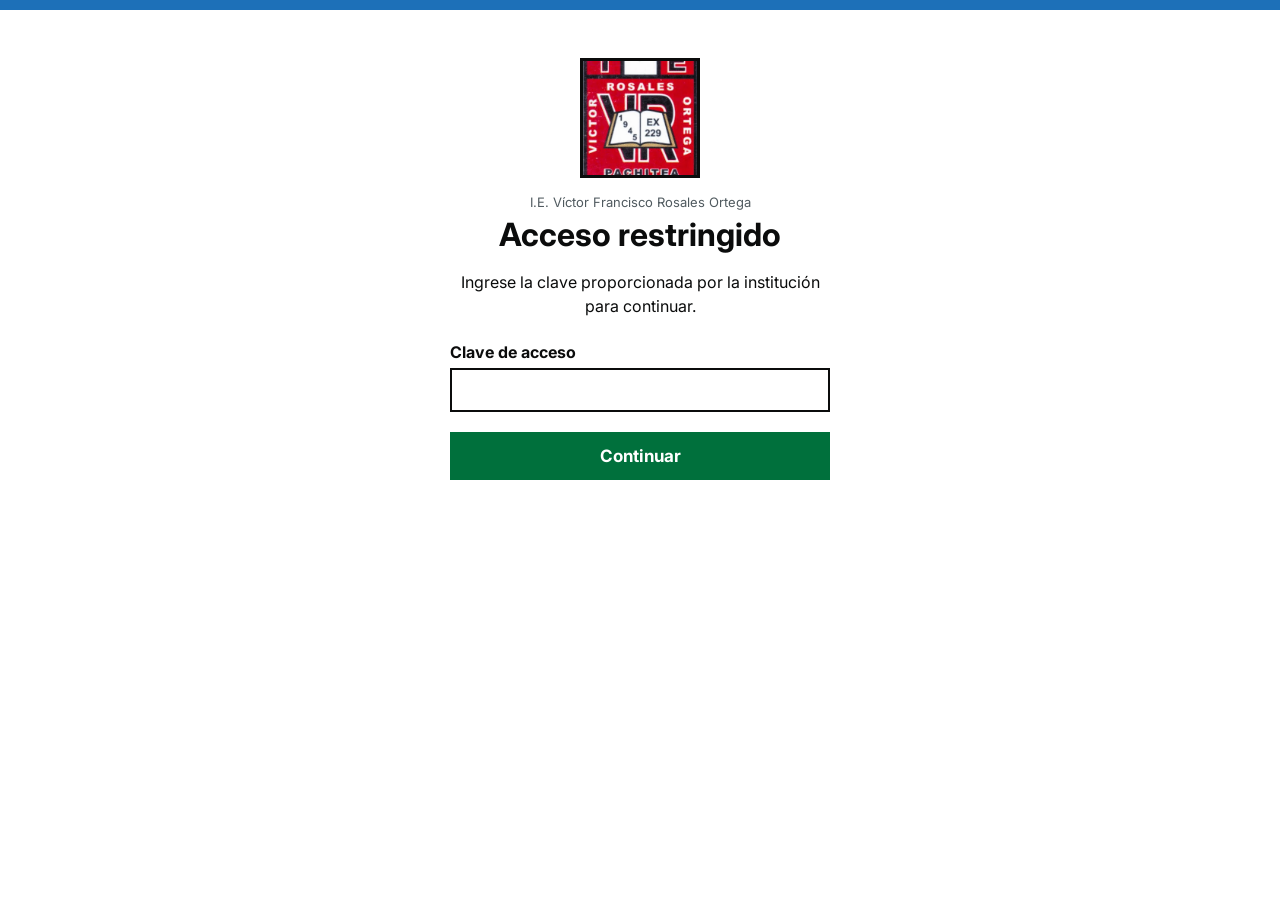
<file: index.html>
<!DOCTYPE html>
<html lang="es">
<head>
  <meta charset="UTF-8">
  <meta name="viewport" content="width=device-width, initial-scale=1.0">
  <title>Portal Docente | I.E. Víctor Francisco Rosales Ortega</title>
  <link href="https://fonts.googleapis.com/css2?family=Inter:wght@400;500;700&display=swap" rel="stylesheet">
  <link rel="stylesheet" href="css/style.css">
  <script>
    document.documentElement.classList.add(
      sessionStorage.getItem("acceso_docentes") === "true" ? "auth-on" : "auth-off"
    );
  </script>
</head>
<body>

  <!-- Pantalla de acceso -->
  <div id="login-screen" class="login-screen">
    <div class="accent-bar"></div>
    <div class="login-wrap">
      <div class="login-box">
        <img src="img/logo-colegio.jpg" alt="Logo del colegio" class="login-logo">
        <p class="eyebrow center">I.E. Víctor Francisco Rosales Ortega</p>
        <h1 class="center">Acceso restringido</h1>
        <p class="login-desc center">Ingrese la clave proporcionada por la institución para continuar.</p>
        <label for="password-input">Clave de acceso</label>
        <input type="password" id="password-input" autocomplete="off">
        <div id="error-msg" class="error-box hidden">
          <p><strong>Hay un problema.</strong> La clave ingresada es incorrecta. Intente nuevamente.</p>
        </div>
        <button onclick="verificarClave()">Continuar</button>
      </div>
    </div>
  </div>

  <!-- Contenido principal -->
  <div id="main-content" class="main-content">
    <div class="topbar">
      <img src="img/logo-colegio.jpg" alt="Logo del colegio" class="topbar-logo">
      <span class="topbar-title">Portal Docente</span>
    </div>
    <div class="accent-bar"></div>

    <!-- Hero institucional -->
    <div class="hero">
      <img src="img/vrosales.jpg" alt="Institución Educativa Víctor Francisco Rosales Ortega" class="hero-foto">
      <div class="hero-overlay">
        <div class="hero-content">
          <p class="hero-eyebrow">Piura, Perú</p>
          <h1 class="hero-title">I.E. Víctor Francisco Rosales Ortega</h1>
          <p class="hero-desc">Institución pública orientada a la formación integral de adolescentes y jóvenes.</p>
          <a href="institucion.html" class="hero-link">Conoce más sobre nuestra institución →</a>
        </div>
      </div>
    </div>

    <div class="content-wrap">
      <div class="session-row">
        <button id="btn-cerrar" class="btn-cerrar" onclick="cerrarSesion()">Cerrar sesión</button>
      </div>

      <p class="eyebrow">Programas y herramientas</p>
      <h2 class="section-title">Recursos para tus clases</h2>
      <p class="intro-text">
        Enlaces a los programas que se usarán en clase, organizados según si
        requieren conexión a internet o se instalan directamente en el equipo.
      </p>

      <section class="tiles">
        <a href="online.html" class="tile tile-online">
          <span class="tile-label">01</span>
          <span class="tile-title">Recursos con Internet</span>
          <span class="tile-desc">Plataformas y herramientas que requieren conexión</span>
          <span class="tile-arrow">→</span>
        </a>

        <a href="offline.html" class="tile tile-offline">
          <span class="tile-label">02</span>
          <span class="tile-title">Programas para Instalar</span>
          <span class="tile-desc">Software educativo que funciona sin conexión</span>
          <span class="tile-arrow">→</span>
        </a>
      </section>

      <p class="footer-note">Uso exclusivo para personal docente de la institución.</p>
    </div>
  </div>

  <script>
    const CLAVE_CORRECTA = "rosales2026";

    function verificarClave() {
      const input = document.getElementById("password-input").value;
      const errorBox = document.getElementById("error-msg");
      if (input === CLAVE_CORRECTA) {
        sessionStorage.setItem("acceso_docentes", "true");
        mostrarContenido();
      } else {
        errorBox.classList.remove("hidden");
      }
    }

    function mostrarContenido() {
      document.documentElement.classList.remove("auth-off");
      document.documentElement.classList.add("auth-on");
    }

    function cerrarSesion() {
      sessionStorage.removeItem("acceso_docentes");
      document.documentElement.classList.remove("auth-on");
      document.documentElement.classList.add("auth-off");
      document.getElementById("password-input").value = "";
      document.getElementById("error-msg").classList.add("hidden");
    }

    document.getElementById("password-input").addEventListener("keyup", function (e) {
      if (e.key === "Enter") verificarClave();
    });
  </script>

</body>
</html>
</file>
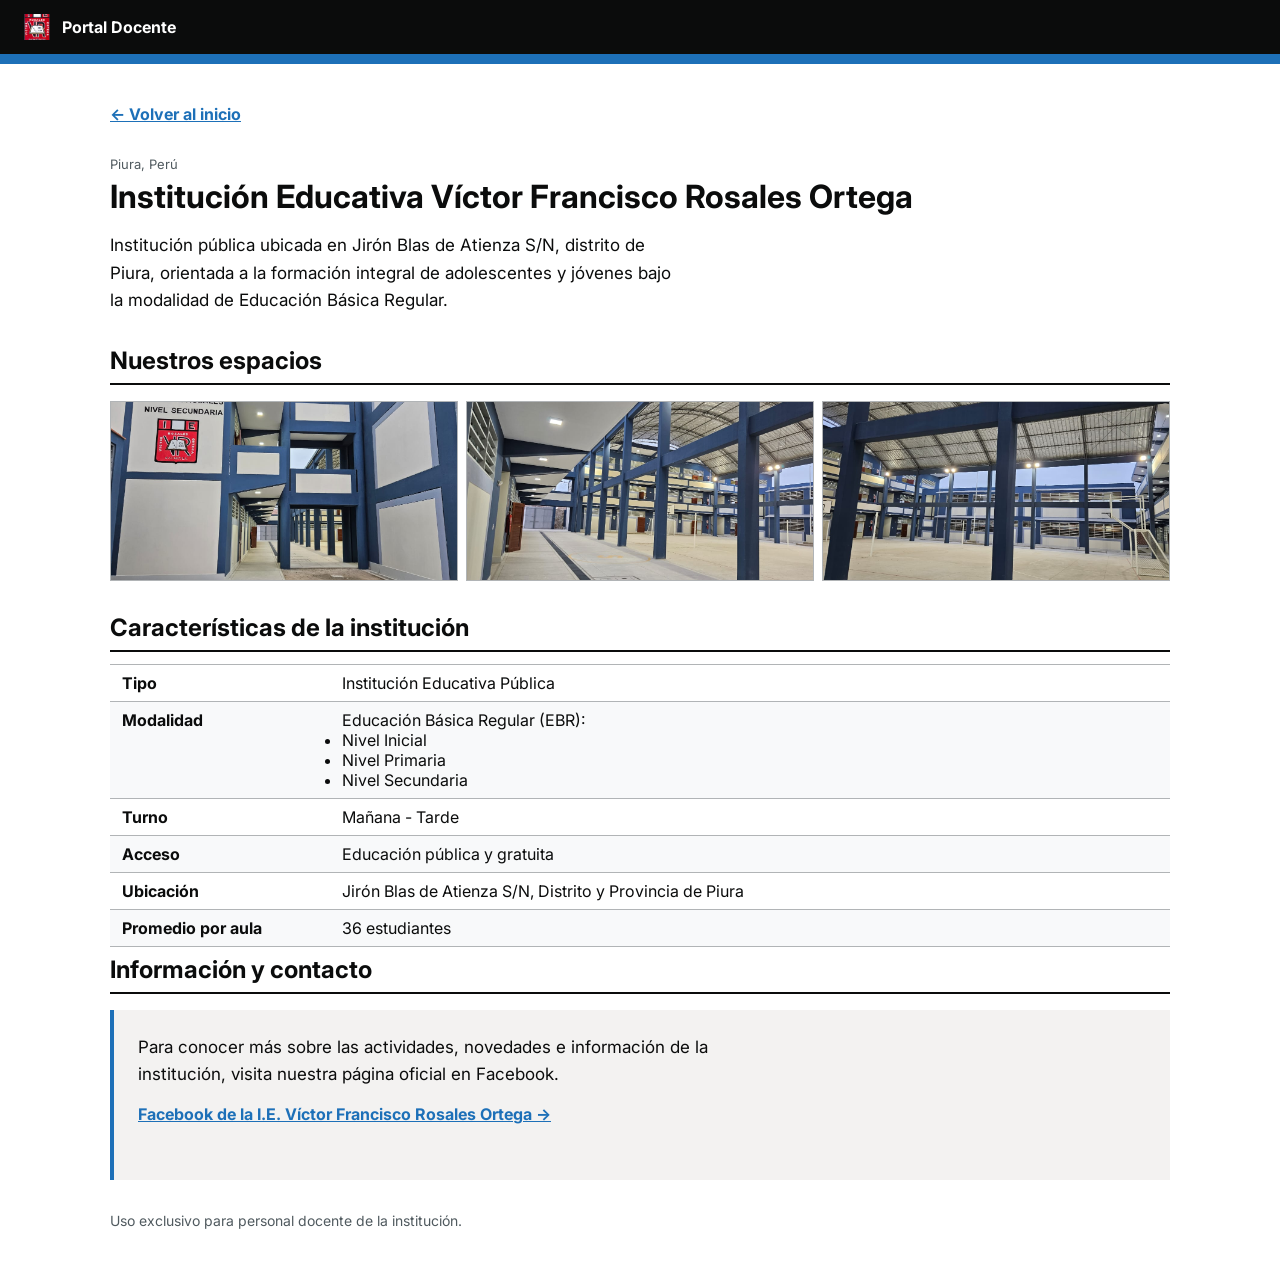
<file: institucion.html>
<!DOCTYPE html>
<html lang="es">
<head>
  <meta charset="UTF-8">
  <meta name="viewport" content="width=device-width, initial-scale=1.0">
  <title>Nuestra Institución | I.E. Víctor Francisco Rosales Ortega</title>
  <link href="https://fonts.googleapis.com/css2?family=Inter:wght@400;500;700&display=swap" rel="stylesheet">
  <link rel="stylesheet" href="css/style.css">
</head>
<body class="auth-on">

  <div class="topbar">
    <img src="img/logo-colegio.jpg" alt="Logo del colegio" class="topbar-logo">
    <span class="topbar-title">Portal Docente</span>
  </div>
  <div class="accent-bar"></div>

  <div class="content-wrap">
    <a href="index.html" class="back-link">← Volver al inicio</a>

    <p class="eyebrow">Piura, Perú</p>
    <h1>Institución Educativa Víctor Francisco Rosales Ortega</h1>
    <p class="intro-text">
      Institución pública ubicada en Jirón Blas de Atienza S/N, distrito de
      Piura, orientada a la formación integral de adolescentes y jóvenes bajo
      la modalidad de Educación Básica Regular.
    </p>

    <section>
      <h2>Nuestros espacios</h2>
      <div class="galeria">
        <img src="img/vrosales.jpg" alt="Instalaciones de la I.E. Víctor Francisco Rosales Ortega">
        <img src="img/vrosales2.jpg" alt="Instalaciones de la I.E. Víctor Francisco Rosales Ortega">
        <img src="img/vrosales3.jpg" alt="Instalaciones de la I.E. Víctor Francisco Rosales Ortega">
      </div>
    </section>

    <section>
      <h2>Características de la institución</h2>
      <dl class="summary-list">
        <div class="summary-row">
          <dt>Tipo</dt>
          <dd>Institución Educativa Pública</dd>
        </div>
        <div class="summary-row">
          <dt>Modalidad</dt>
<dd>
  Educación Básica Regular (EBR):
  <ul>
    <li>Nivel Inicial</li>
    <li>Nivel Primaria</li>
    <li>Nivel Secundaria</li>
  </ul>
</dd>
        </div>
        <div class="summary-row">
          <dt>Turno</dt>
          <dd>Mañana - Tarde</dd>
        </div>
        <div class="summary-row">
          <dt>Acceso</dt>
          <dd>Educación pública y gratuita</dd>
        </div>
        <div class="summary-row">
          <dt>Ubicación</dt>
          <dd>Jirón Blas de Atienza S/N, Distrito y Provincia de Piura</dd>
        </div>
        <div class="summary-row">
          <dt>Promedio por aula</dt>
          <dd>36 estudiantes</dd>
        </div>
      </dl>
    </section>

    <section>
      <h2>Información y contacto</h2>
      <div class="contacto-box">
        <p class="intro-text">
          Para conocer más sobre las actividades, novedades e información de la
          institución, visita nuestra página oficial en Facebook.
        </p>
        <a href="https://www.facebook.com/victorfrancisco.rosalesortega.7/?locale=es_LA" target="_blank" rel="noopener" class="back-link">
          Facebook de la I.E. Víctor Francisco Rosales Ortega →
        </a>
      </div>
    </section>

    <p class="footer-note">Uso exclusivo para personal docente de la institución.</p>
  </div>

</body>
</html>
</file>
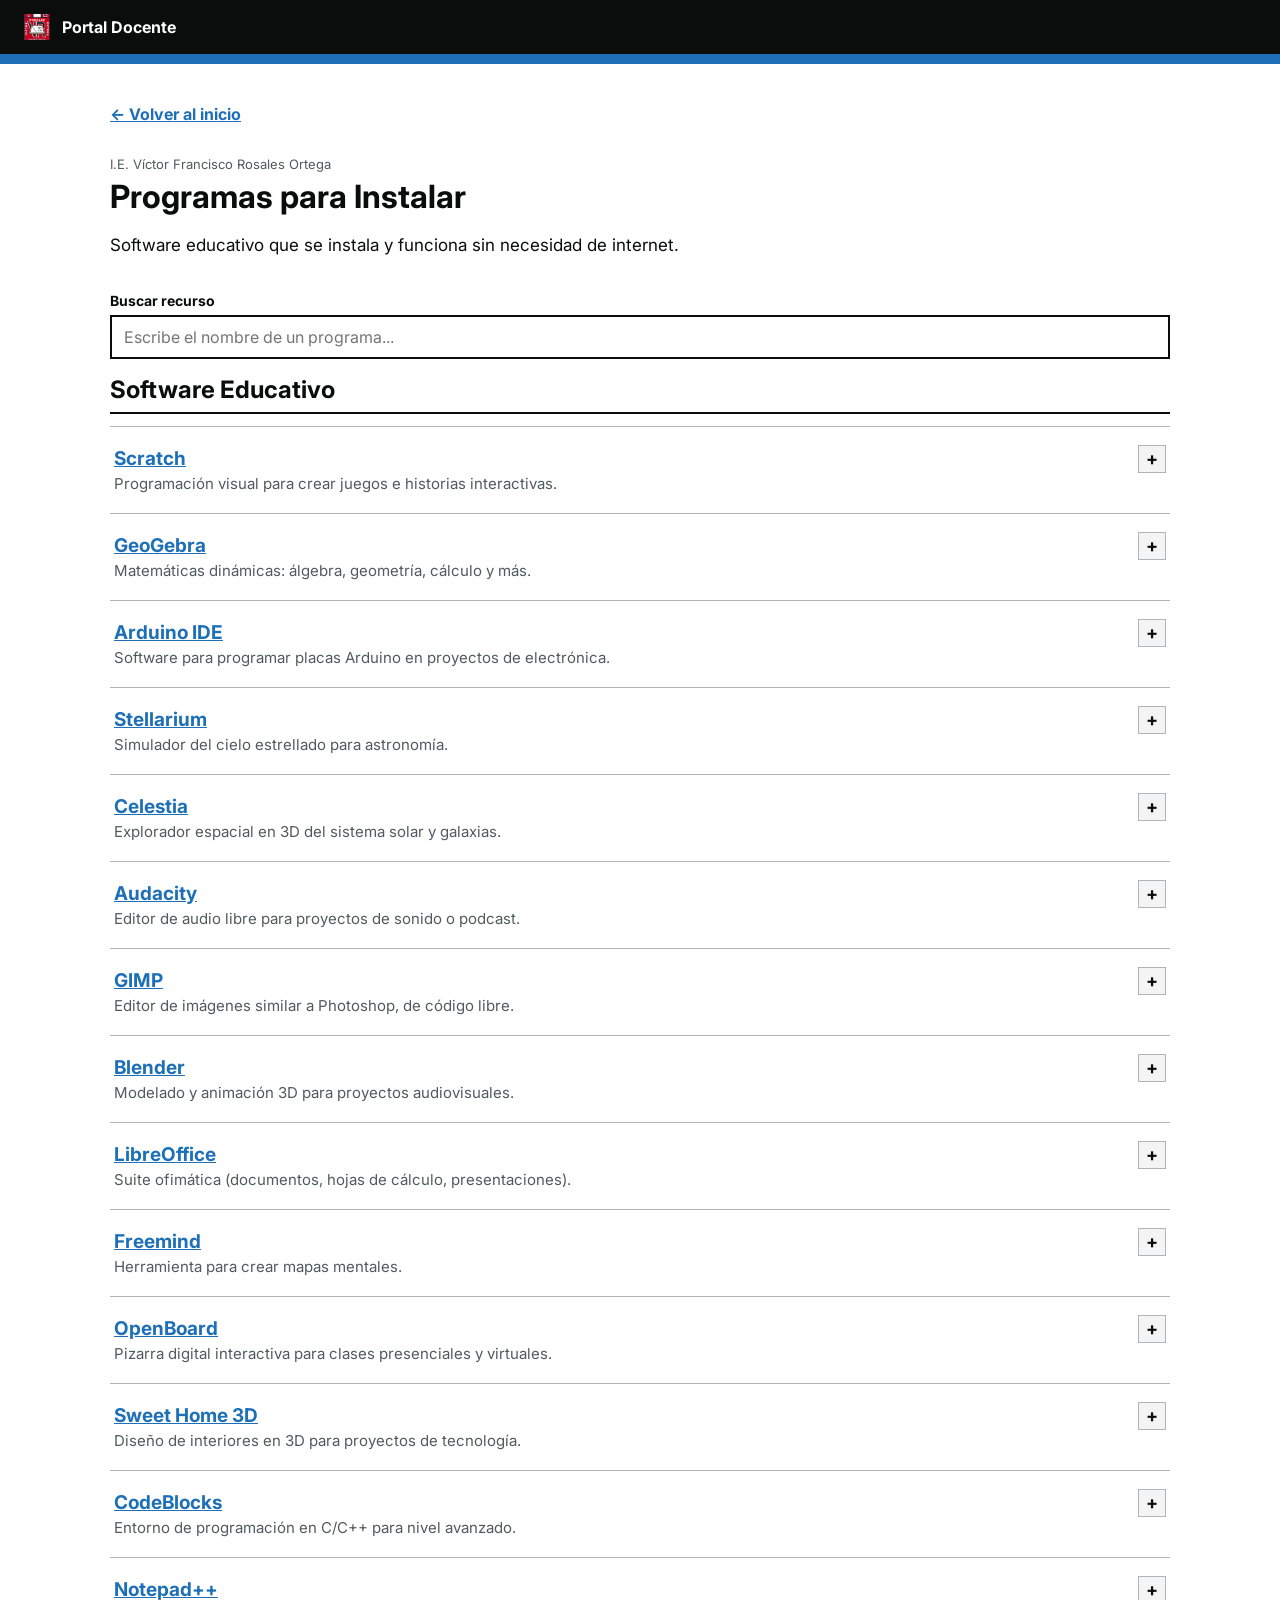
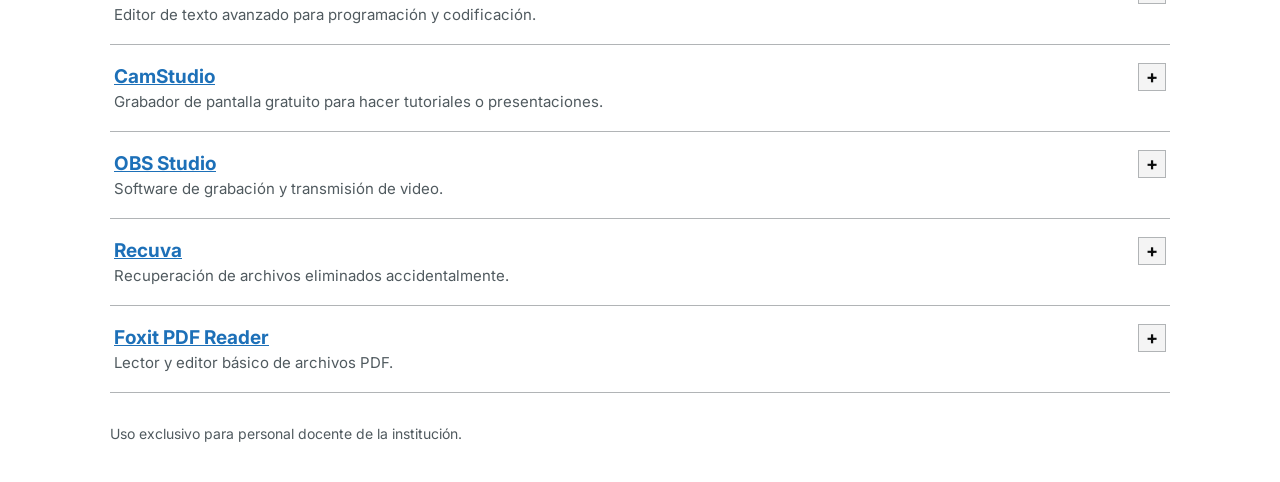
<file: offline.html>
<!DOCTYPE html>
<html lang="es">
<head>
  <meta charset="UTF-8">
  <meta name="viewport" content="width=device-width, initial-scale=1.0">
  <title>Programas para Instalar | Portal Docente</title>
  <link href="https://fonts.googleapis.com/css2?family=Inter:wght@400;500;700&display=swap" rel="stylesheet">
  <script src="https://cdnjs.cloudflare.com/ajax/libs/gsap/3.12.5/gsap.min.js"></script>
  <link rel="stylesheet" href="css/style.css">
</head>
<body>

  <div class="topbar">
    <img src="img/logo-colegio.jpg" alt="Logo del colegio" class="topbar-logo">
    <span class="topbar-title">Portal Docente</span>
  </div>
  <div class="accent-bar"></div>

  <div class="content-wrap">
    <a class="back-link" href="index.html">&larr; Volver al inicio</a>

    <p class="eyebrow">I.E. Víctor Francisco Rosales Ortega</p>
    <h1>Programas para Instalar</h1>
    <p class="intro-text">
      Software educativo que se instala y funciona sin necesidad de internet.
    </p>

    <div class="search-box">
      <label for="buscador">Buscar recurso</label>
      <input type="text" id="buscador" placeholder="Escribe el nombre de un programa..." autocomplete="off">
      <p id="sin-resultados" class="sin-resultados hidden">No se encontraron resultados.</p>
    </div>

    <h2>Software Educativo</h2>
    <ul class="link-list">
      <li>
        <a href="https://scratch.mit.edu" target="_blank" rel="noopener" class="link-header">
          <span class="link-title">Scratch</span>
          <span class="link-desc">Programación visual para crear juegos e historias interactivas.</span>
        </a>
        <button class="btn-expandir" aria-label="Ver más información"><span class="icono-mas">+</span></button>
        <div class="link-detalle">
          <p>Desarrollado por el MIT, permite programar arrastrando bloques en vez de escribir código, lo que lo hace ideal para introducir a los alumnos en la lógica de programación desde cero, sin necesidad de saber sintaxis.</p>
        </div>
      </li>
      <li>
        <a href="https://www.geogebra.org" target="_blank" rel="noopener" class="link-header">
          <span class="link-title">GeoGebra</span>
          <span class="link-desc">Matemáticas dinámicas: álgebra, geometría, cálculo y más.</span>
        </a>
        <button class="btn-expandir" aria-label="Ver más información"><span class="icono-mas">+</span></button>
        <div class="link-detalle">
          <p>Combina geometría, álgebra y cálculo en un solo entorno visual e interactivo. Permite graficar funciones y construir figuras geométricas que se pueden manipular en tiempo real, ideal para clases de matemática.</p>
        </div>
      </li>
      <li>
        <a href="https://www.arduino.cc/en/software" target="_blank" rel="noopener" class="link-header">
          <span class="link-title">Arduino IDE</span>
          <span class="link-desc">Software para programar placas Arduino en proyectos de electrónica.</span>
        </a>
        <button class="btn-expandir" aria-label="Ver más información"><span class="icono-mas">+</span></button>
        <div class="link-detalle">
          <p>Entorno oficial para escribir y cargar programas en placas Arduino. Se usa en proyectos prácticos de robótica y electrónica, donde los alumnos programan sensores, luces o motores de forma física.</p>
        </div>
      </li>
      <li>
        <a href="https://stellarium.org" target="_blank" rel="noopener" class="link-header">
          <span class="link-title">Stellarium</span>
          <span class="link-desc">Simulador del cielo estrellado para astronomía.</span>
        </a>
        <button class="btn-expandir" aria-label="Ver más información"><span class="icono-mas">+</span></button>
        <div class="link-detalle">
          <p>Muestra el cielo nocturno tal como se vería desde cualquier punto de la Tierra y fecha, con estrellas, planetas y constelaciones. Permite dar clases de astronomía sin depender del clima o del horario real.</p>
        </div>
      </li>
      <li>
        <a href="https://celestia.space" target="_blank" rel="noopener" class="link-header">
          <span class="link-title">Celestia</span>
          <span class="link-desc">Explorador espacial en 3D del sistema solar y galaxias.</span>
        </a>
        <button class="btn-expandir" aria-label="Ver más información"><span class="icono-mas">+</span></button>
        <div class="link-detalle">
          <p>Simulación tridimensional que permite "viajar" libremente por el sistema solar y más allá, acercándose a planetas y lunas. Complementa a Stellarium con una experiencia más exploratoria del espacio.</p>
        </div>
      </li>
      <li>
        <a href="https://www.audacityteam.org" target="_blank" rel="noopener" class="link-header">
          <span class="link-title">Audacity</span>
          <span class="link-desc">Editor de audio libre para proyectos de sonido o podcast.</span>
        </a>
        <button class="btn-expandir" aria-label="Ver más información"><span class="icono-mas">+</span></button>
        <div class="link-detalle">
          <p>Permite grabar y editar audio en varias pistas, aplicar efectos y exportar en formatos comunes como MP3 o WAV. Útil para proyectos de podcast, radio escolar o narraciones de los alumnos.</p>
        </div>
      </li>
      <li>
        <a href="https://www.gimp.org" target="_blank" rel="noopener" class="link-header">
          <span class="link-title">GIMP</span>
          <span class="link-desc">Editor de imágenes similar a Photoshop, de código libre.</span>
        </a>
        <button class="btn-expandir" aria-label="Ver más información"><span class="icono-mas">+</span></button>
        <div class="link-detalle">
          <p>Editor de imágenes con capas, filtros y herramientas de retoque avanzadas, gratuito y de código abierto. Cubre la mayoría de funciones que un docente necesitaría para preparar material gráfico.</p>
        </div>
      </li>
      <li>
        <a href="https://www.blender.org" target="_blank" rel="noopener" class="link-header">
          <span class="link-title">Blender</span>
          <span class="link-desc">Modelado y animación 3D para proyectos audiovisuales.</span>
        </a>
        <button class="btn-expandir" aria-label="Ver más información"><span class="icono-mas">+</span></button>
        <div class="link-detalle">
          <p>Suite completa de creación 3D: modelado, animación, renderizado y edición de video. Es la misma herramienta usada en producciones profesionales, gratuita y de código abierto.</p>
        </div>
      </li>
      <li>
        <a href="https://www.libreoffice.org" target="_blank" rel="noopener" class="link-header">
          <span class="link-title">LibreOffice</span>
          <span class="link-desc">Suite ofimática (documentos, hojas de cálculo, presentaciones).</span>
        </a>
        <button class="btn-expandir" aria-label="Ver más información"><span class="icono-mas">+</span></button>
        <div class="link-detalle">
          <p>Alternativa gratuita a Microsoft Office, compatible con archivos .docx, .xlsx y .pptx. Incluye procesador de texto, hoja de cálculo y presentaciones, ideal si no se cuenta con licencia de Office.</p>
        </div>
      </li>
      <li>
        <a href="http://freemind.sourceforge.net" target="_blank" rel="noopener" class="link-header">
          <span class="link-title">Freemind</span>
          <span class="link-desc">Herramienta para crear mapas mentales.</span>
        </a>
        <button class="btn-expandir" aria-label="Ver más información"><span class="icono-mas">+</span></button>
        <div class="link-detalle">
          <p>Permite organizar ideas de forma visual mediante ramas y nodos conectados. Útil para que los alumnos estructuren resúmenes, lluvias de ideas o esquemas de estudio.</p>
        </div>
      </li>
      <li>
        <a href="https://openboard.ch" target="_blank" rel="noopener" class="link-header">
          <span class="link-title">OpenBoard</span>
          <span class="link-desc">Pizarra digital interactiva para clases presenciales y virtuales.</span>
        </a>
        <button class="btn-expandir" aria-label="Ver más información"><span class="icono-mas">+</span></button>
        <div class="link-detalle">
          <p>Software de pizarra digital pensado para proyectores o pantallas táctiles. Permite escribir, importar imágenes o PDFs, y usarlo como apoyo visual durante la clase.</p>
        </div>
      </li>
      <li>
        <a href="http://www.sweethome3d.com" target="_blank" rel="noopener" class="link-header">
          <span class="link-title">Sweet Home 3D</span>
          <span class="link-desc">Diseño de interiores en 3D para proyectos de tecnología.</span>
        </a>
        <button class="btn-expandir" aria-label="Ver más información"><span class="icono-mas">+</span></button>
        <div class="link-detalle">
          <p>Permite dibujar planos de espacios y visualizarlos en 3D con muebles y decoración. Útil en proyectos de diseño de espacios o tecnología aplicada a la vivienda.</p>
        </div>
      </li>
      <li>
        <a href="http://www.codeblocks.org" target="_blank" rel="noopener" class="link-header">
          <span class="link-title">CodeBlocks</span>
          <span class="link-desc">Entorno de programación en C/C++ para nivel avanzado.</span>
        </a>
        <button class="btn-expandir" aria-label="Ver más información"><span class="icono-mas">+</span></button>
        <div class="link-detalle">
          <p>Entorno de desarrollo (IDE) para programar en C y C++, con compilador integrado. Pensado para estudiantes que ya tienen bases de programación y quieren dar el salto a lenguajes más estructurados.</p>
        </div>
      </li>
      <li>
        <a href="https://notepad-plus-plus.org" target="_blank" rel="noopener" class="link-header">
          <span class="link-title">Notepad++</span>
          <span class="link-desc">Editor de texto avanzado para programación y codificación.</span>
        </a>
        <button class="btn-expandir" aria-label="Ver más información"><span class="icono-mas">+</span></button>
        <div class="link-detalle">
          <p>Editor de texto ligero con resaltado de sintaxis para múltiples lenguajes de programación. Más ágil que un editor básico, útil para escribir código en clases introductorias de programación.</p>
        </div>
      </li>
      <li>
        <a href="https://camstudio.org" target="_blank" rel="noopener" class="link-header">
          <span class="link-title">CamStudio</span>
          <span class="link-desc">Grabador de pantalla gratuito para hacer tutoriales o presentaciones.</span>
        </a>
        <button class="btn-expandir" aria-label="Ver más información"><span class="icono-mas">+</span></button>
        <div class="link-detalle">
          <p>Graba lo que ocurre en pantalla en formato de video (AVI), útil para crear tutoriales paso a paso o grabar explicaciones que los alumnos puedan repasar después de clase.</p>
        </div>
      </li>
      <li>
        <a href="https://obsproject.com" target="_blank" rel="noopener" class="link-header">
          <span class="link-title">OBS Studio</span>
          <span class="link-desc">Software de grabación y transmisión de video.</span>
        </a>
        <button class="btn-expandir" aria-label="Ver más información"><span class="icono-mas">+</span></button>
        <div class="link-detalle">
          <p>Herramienta profesional gratuita para grabar pantalla o transmitir en vivo, combinando varias fuentes (cámara, pantalla, imágenes). Útil para grabar clases completas con mejor calidad que un grabador básico.</p>
        </div>
      </li>
      <li>
        <a href="https://www.ccleaner.com/recuva" target="_blank" rel="noopener" class="link-header">
          <span class="link-title">Recuva</span>
          <span class="link-desc">Recuperación de archivos eliminados accidentalmente.</span>
        </a>
        <button class="btn-expandir" aria-label="Ver más información"><span class="icono-mas">+</span></button>
        <div class="link-detalle">
          <p>Escanea el disco en busca de archivos borrados por error y permite intentar recuperarlos. Útil si un alumno o docente elimina accidentalmente un trabajo antes de guardarlo en otro lugar.</p>
        </div>
      </li>
      <li>
        <a href="https://www.foxit.com" target="_blank" rel="noopener" class="link-header">
          <span class="link-title">Foxit PDF Reader</span>
          <span class="link-desc">Lector y editor básico de archivos PDF.</span>
        </a>
        <button class="btn-expandir" aria-label="Ver más información"><span class="icono-mas">+</span></button>
        <div class="link-detalle">
          <p>Alternativa ligera a Adobe Reader para abrir, anotar y rellenar formularios en archivos PDF. Carga más rápido que otros lectores, útil para revisar materiales o fichas en PDF.</p>
        </div>
      </li>
    </ul>

    <p class="footer-note">Uso exclusivo para personal docente de la institución.</p>
  </div>

  <script>
    const buscador = document.getElementById('buscador');
    const sinResultados = document.getElementById('sin-resultados');

    buscador.addEventListener('input', function () {
      const termino = this.value.toLowerCase().trim();
      const items = document.querySelectorAll('.link-list li');
      const secciones = document.querySelectorAll('h2, h3');
      let algunoVisible = false;

      items.forEach(function (item) {
        const texto = item.textContent.toLowerCase();
        const coincide = texto.includes(termino);
        item.classList.toggle('hidden', !coincide);
        if (coincide) algunoVisible = true;
      });

      secciones.forEach(function (h) {
        let siguiente = h.nextElementSibling;
        let tieneVisible = false;
        while (siguiente && siguiente.tagName !== 'H2' && siguiente.tagName !== 'H3') {
          if (siguiente.classList && siguiente.classList.contains('link-list')) {
            const visibles = siguiente.querySelectorAll('li:not(.hidden)');
            if (visibles.length > 0) tieneVisible = true;
          }
          siguiente = siguiente.nextElementSibling;
        }
        h.classList.toggle('hidden', termino !== '' && !tieneVisible);
      });

      sinResultados.classList.toggle('hidden', algunoVisible || termino === '');
    });
  </script>

  <script>
    document.querySelectorAll('.btn-expandir').forEach(function (btn) {
      const detalle = btn.parentElement.querySelector('.link-detalle');
      let abierto = false;

      btn.addEventListener('click', function () {
        abierto = !abierto;
        btn.querySelector('.icono-mas').textContent = abierto ? '−' : '+';

        if (abierto) {
          gsap.set(detalle, { height: 'auto' });
          const alturaFinal = detalle.offsetHeight;
          gsap.fromTo(detalle, { height: 0 }, { height: alturaFinal, duration: 0.35, ease: 'power2.out' });
        } else {
          gsap.to(detalle, { height: 0, duration: 0.3, ease: 'power2.in' });
        }
      });
    });
  </script>
</body>
</html>
</file>
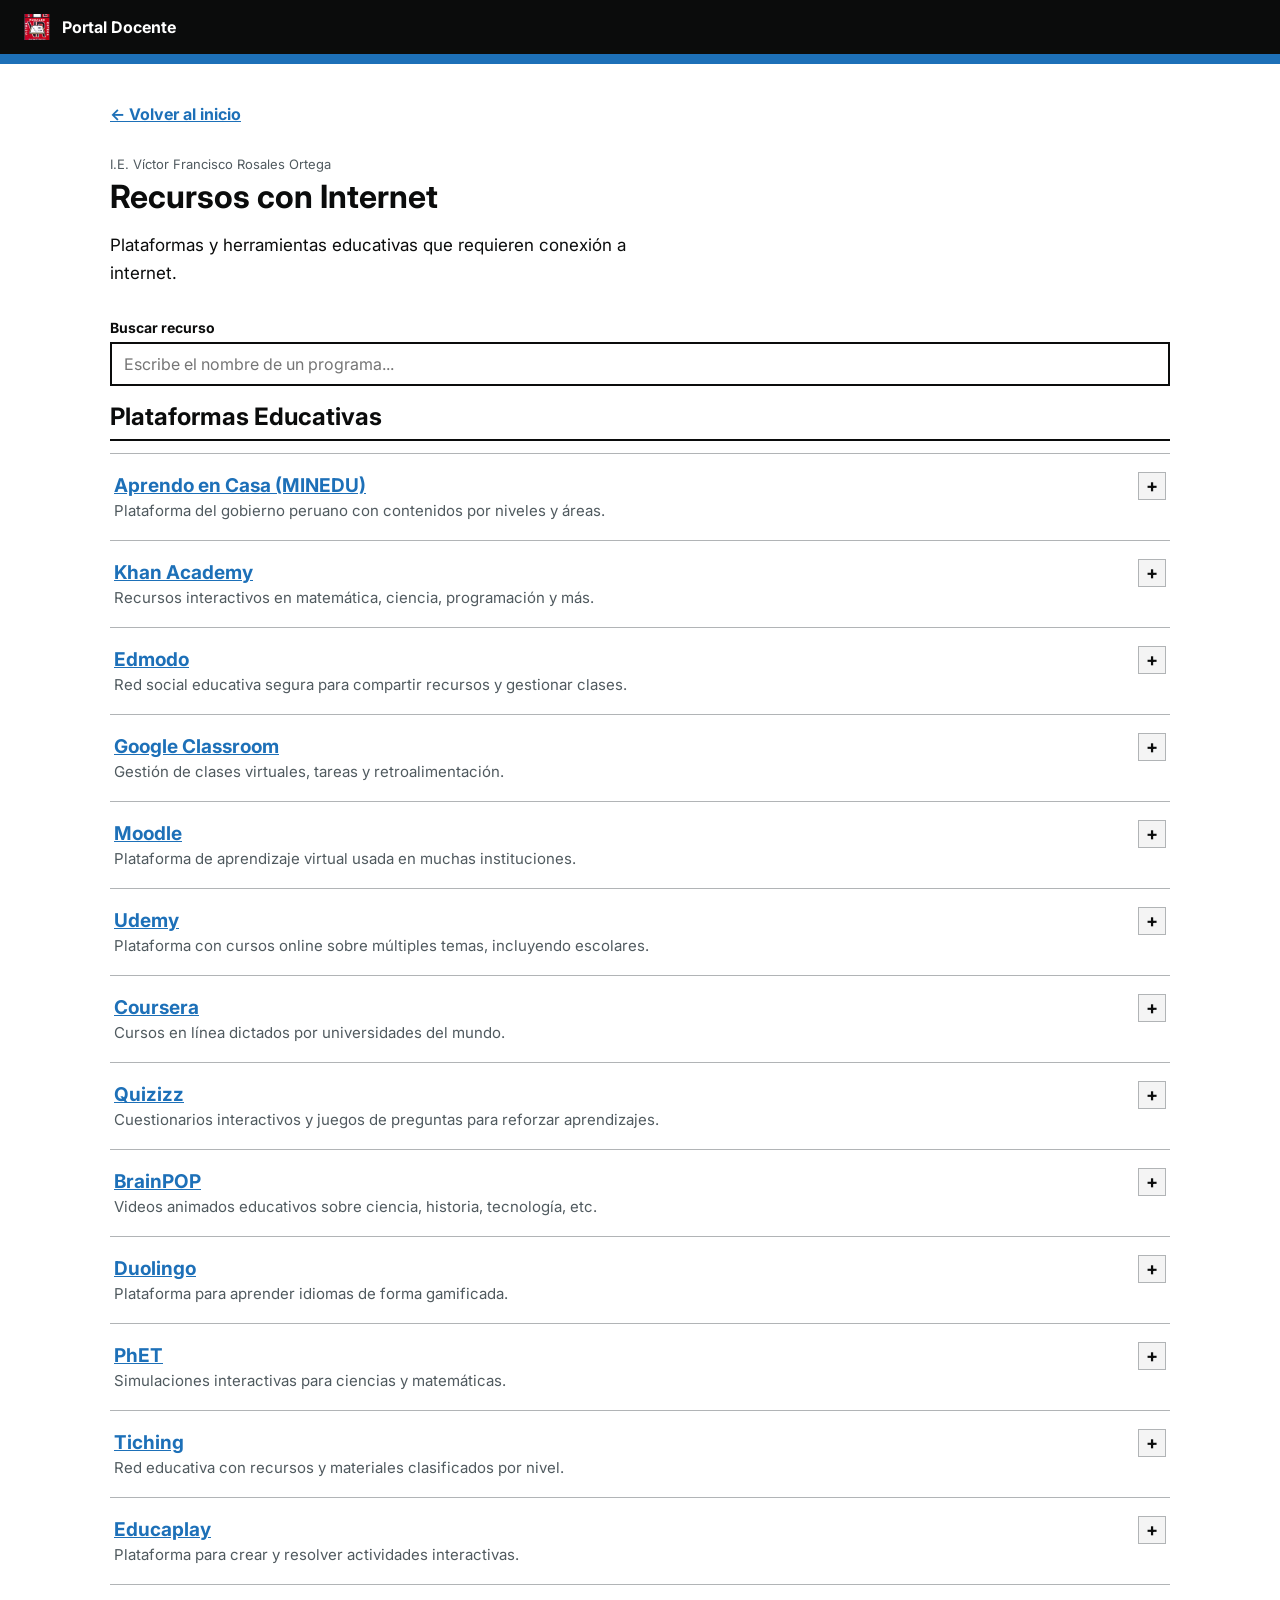
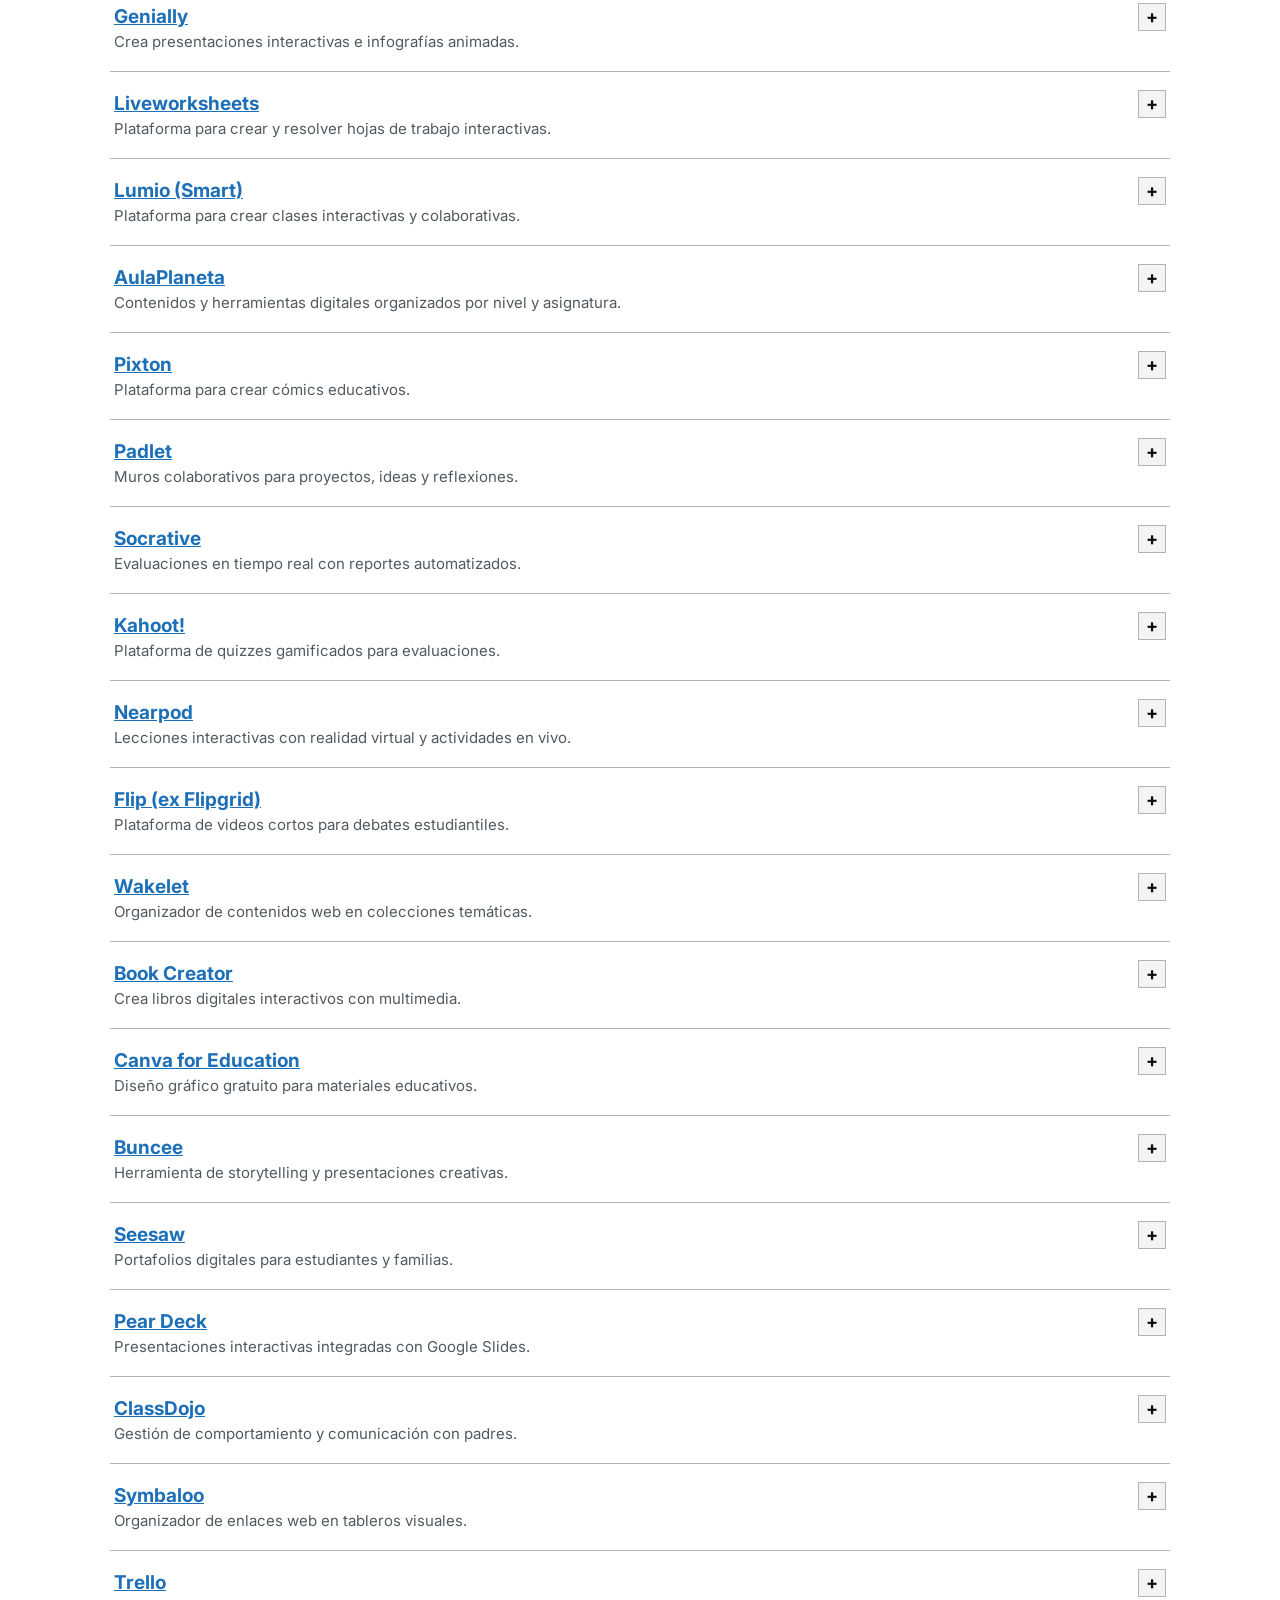
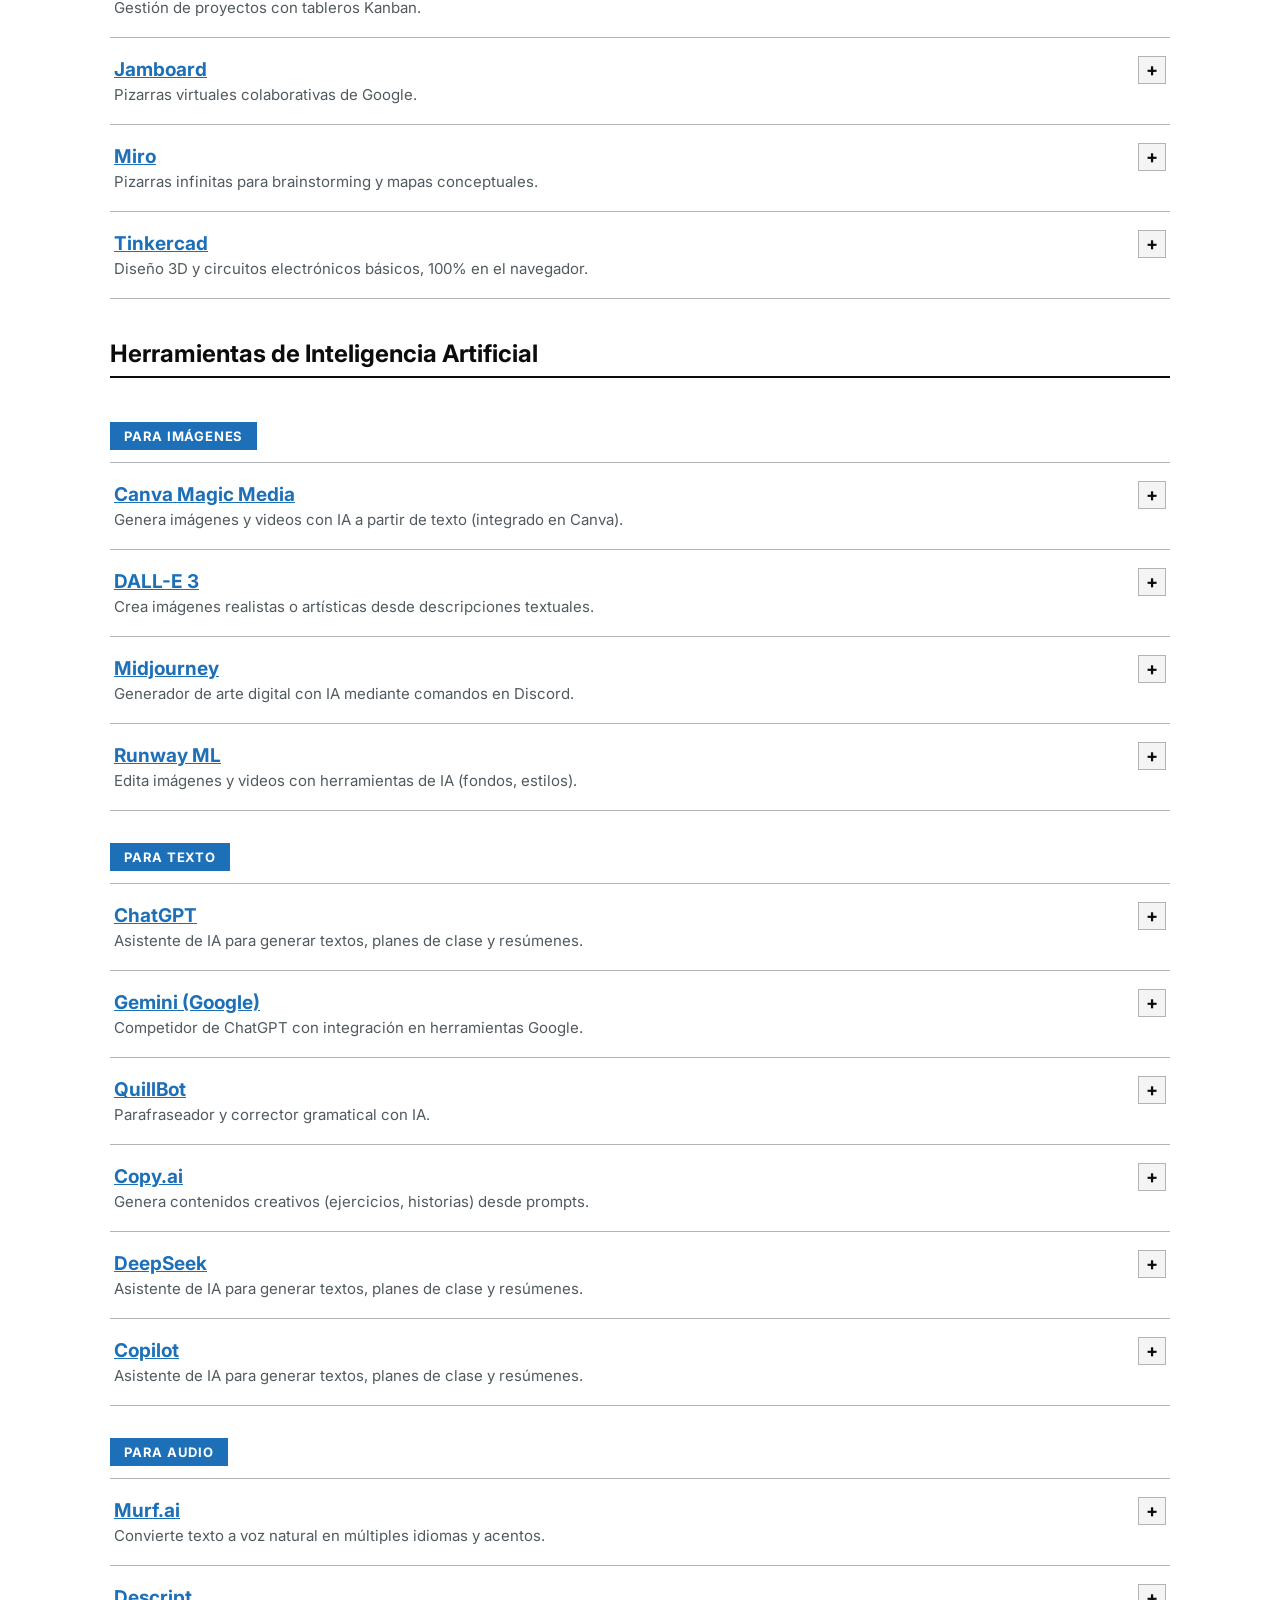
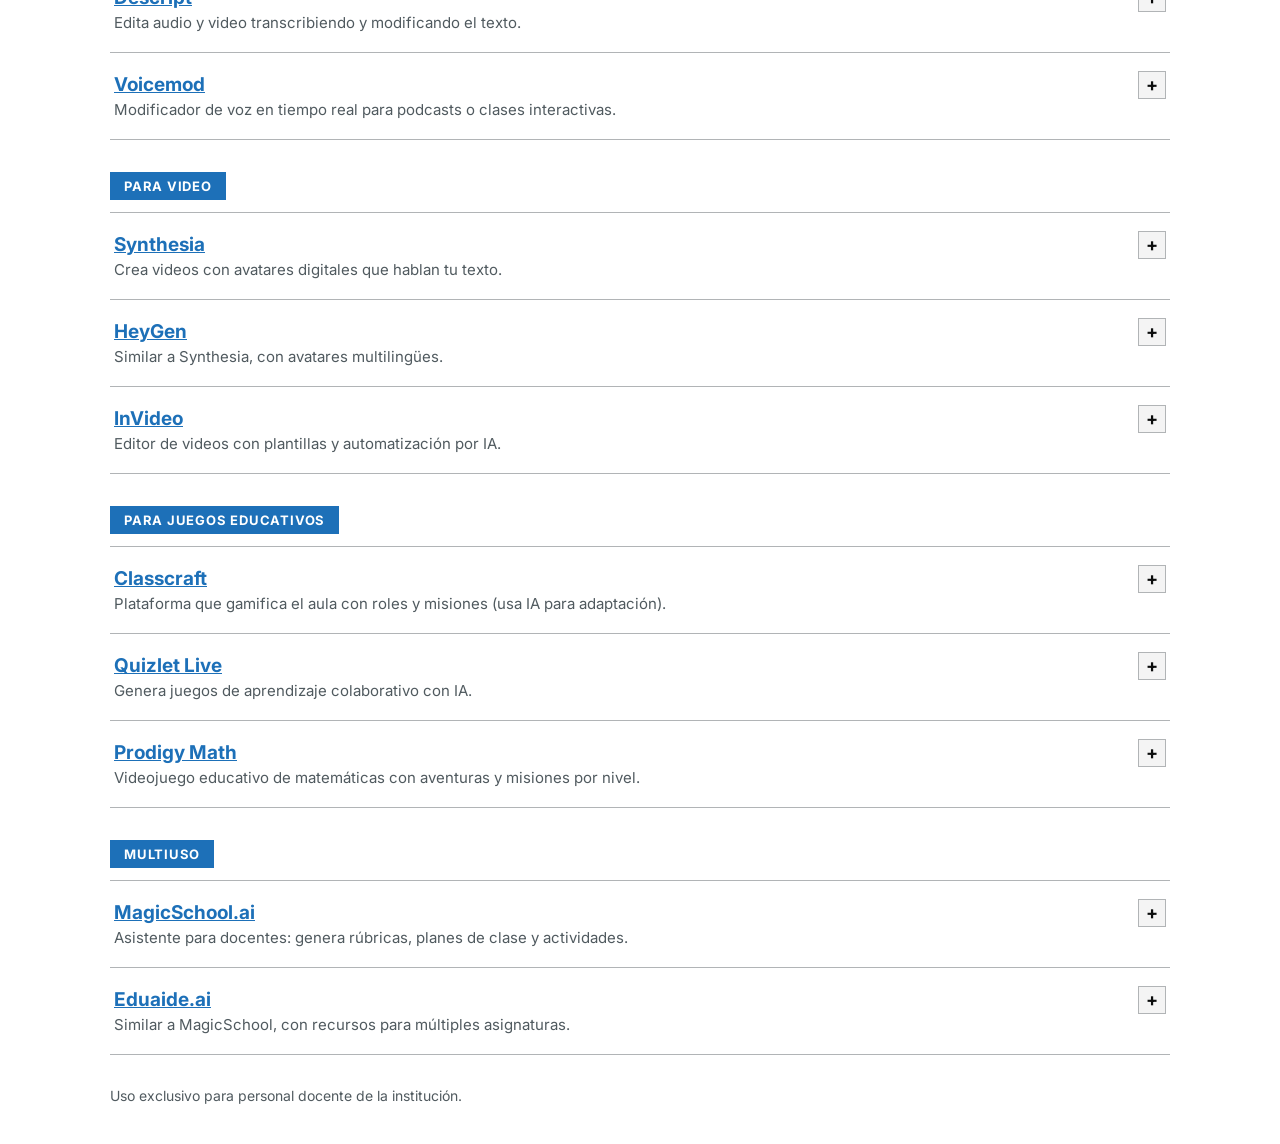
<file: online.html>
<!DOCTYPE html>
<html lang="es">
<head>
  <meta charset="UTF-8">
  <meta name="viewport" content="width=device-width, initial-scale=1.0">
  <title>Recursos con Internet | Portal Docente</title>
  <link href="https://fonts.googleapis.com/css2?family=Inter:wght@400;500;700&display=swap" rel="stylesheet">
  <script src="https://cdnjs.cloudflare.com/ajax/libs/gsap/3.12.5/gsap.min.js"></script>
  <link rel="stylesheet" href="css/style.css">
</head>
<body>

  <div class="topbar">
    <img src="img/logo-colegio.jpg" alt="Logo del colegio" class="topbar-logo">
    <span class="topbar-title">Portal Docente</span>
  </div>
  <div class="accent-bar"></div>

  <div class="content-wrap">
    <a class="back-link" href="index.html">&larr; Volver al inicio</a>

    <p class="eyebrow">I.E. Víctor Francisco Rosales Ortega</p>
    <h1>Recursos con Internet</h1>
    <p class="intro-text">
      Plataformas y herramientas educativas que requieren conexión a internet.
    </p>

    <div class="search-box">
      <label for="buscador">Buscar recurso</label>
      <input type="text" id="buscador" placeholder="Escribe el nombre de un programa..." autocomplete="off">
      <p id="sin-resultados" class="sin-resultados hidden">No se encontraron resultados.</p>
    </div>

    <h2>Plataformas Educativas</h2>
    <ul class="link-list">
      <li>
        <a href="https://aprendoencasa.org/" target="_blank" rel="noopener" class="link-header">
          <span class="link-title">Aprendo en Casa (MINEDU)</span>
          <span class="link-desc">Plataforma del gobierno peruano con contenidos por niveles y áreas.</span>
        </a>
        <button class="btn-expandir" aria-label="Ver más información"><span class="icono-mas">+</span></button>
        <div class="link-detalle">
          <p>Plataforma oficial del Ministerio de Educación del Perú con recursos organizados por grado y área curricular, alineados al currículo nacional. Útil como referencia oficial complementaria al material propio del docente.</p>
        </div>
      </li>
      <li>
        <a href="https://es.khanacademy.org" target="_blank" rel="noopener" class="link-header">
          <span class="link-title">Khan Academy</span>
          <span class="link-desc">Recursos interactivos en matemática, ciencia, programación y más.</span>
        </a>
        <button class="btn-expandir" aria-label="Ver más información"><span class="icono-mas">+</span></button>
        <div class="link-detalle">
          <p>Videos y ejercicios interactivos gratuitos, organizados en rutas de aprendizaje por tema. Permite que el alumno avance a su propio ritmo y que el docente vea su progreso.</p>
        </div>
      </li>
      <li>
        <a href="https://new.edmodo.com" target="_blank" rel="noopener" class="link-header">
          <span class="link-title">Edmodo</span>
          <span class="link-desc">Red social educativa segura para compartir recursos y gestionar clases.</span>
        </a>
        <button class="btn-expandir" aria-label="Ver más información"><span class="icono-mas">+</span></button>
        <div class="link-detalle">
          <p>Funciona como una red social cerrada solo para la clase, donde el docente publica tareas, materiales y anuncios, y los alumnos comentan o entregan trabajos.</p>
        </div>
      </li>
      <li>
        <a href="https://classroom.google.com" target="_blank" rel="noopener" class="link-header">
          <span class="link-title">Google Classroom</span>
          <span class="link-desc">Gestión de clases virtuales, tareas y retroalimentación.</span>
        </a>
        <button class="btn-expandir" aria-label="Ver más información"><span class="icono-mas">+</span></button>
        <div class="link-detalle">
          <p>Permite crear un aula virtual donde se publican tareas, materiales y calificaciones. Se integra directamente con Google Docs, Drive y Meet.</p>
        </div>
      </li>
      <li>
        <a href="https://moodle.org" target="_blank" rel="noopener" class="link-header">
          <span class="link-title">Moodle</span>
          <span class="link-desc">Plataforma de aprendizaje virtual usada en muchas instituciones.</span>
        </a>
        <button class="btn-expandir" aria-label="Ver más información"><span class="icono-mas">+</span></button>
        <div class="link-detalle">
          <p>Sistema de gestión de aprendizaje (LMS) muy usado en colegios y universidades, con cursos, exámenes y foros. Más completo pero también más complejo de configurar que Classroom.</p>
        </div>
      </li>
      <li>
        <a href="https://www.udemy.com" target="_blank" rel="noopener" class="link-header">
          <span class="link-title">Udemy</span>
          <span class="link-desc">Plataforma con cursos online sobre múltiples temas, incluyendo escolares.</span>
        </a>
        <button class="btn-expandir" aria-label="Ver más información"><span class="icono-mas">+</span></button>
        <div class="link-detalle">
          <p>Catálogo de cursos en video sobre miles de temas, algunos gratuitos. Útil como referencia de formación complementaria, tanto para docentes como alumnos avanzados.</p>
        </div>
      </li>
      <li>
        <a href="https://www.coursera.org" target="_blank" rel="noopener" class="link-header">
          <span class="link-title">Coursera</span>
          <span class="link-desc">Cursos en línea dictados por universidades del mundo.</span>
        </a>
        <button class="btn-expandir" aria-label="Ver más información"><span class="icono-mas">+</span></button>
        <div class="link-detalle">
          <p>Cursos formales dictados por universidades reconocidas, muchos con opción gratuita de solo audición. Más orientado a formación avanzada que a uso diario en aula.</p>
        </div>
      </li>
      <li>
        <a href="https://quizizz.com" target="_blank" rel="noopener" class="link-header">
          <span class="link-title">Quizizz</span>
          <span class="link-desc">Cuestionarios interactivos y juegos de preguntas para reforzar aprendizajes.</span>
        </a>
        <button class="btn-expandir" aria-label="Ver más información"><span class="icono-mas">+</span></button>
        <div class="link-detalle">
          <p>Permite crear cuestionarios gamificados que los alumnos responden desde su celular o laptop, con ranking en tiempo real. Bueno para repasos rápidos antes de un examen.</p>
        </div>
      </li>
      <li>
        <a href="https://www.brainpop.com" target="_blank" rel="noopener" class="link-header">
          <span class="link-title">BrainPOP</span>
          <span class="link-desc">Videos animados educativos sobre ciencia, historia, tecnología, etc.</span>
        </a>
        <button class="btn-expandir" aria-label="Ver más información"><span class="icono-mas">+</span></button>
        <div class="link-detalle">
          <p>Videos animados cortos que explican temas de forma sencilla y entretenida, con quizzes al final. Muy usado como introducción a un tema nuevo.</p>
        </div>
      </li>
      <li>
        <a href="https://www.duolingo.com" target="_blank" rel="noopener" class="link-header">
          <span class="link-title">Duolingo</span>
          <span class="link-desc">Plataforma para aprender idiomas de forma gamificada.</span>
        </a>
        <button class="btn-expandir" aria-label="Ver más información"><span class="icono-mas">+</span></button>
        <div class="link-detalle">
          <p>Aprendizaje de idiomas mediante lecciones cortas tipo juego, con puntos y rachas diarias. Gratuito, ideal para reforzar el curso de inglés fuera del aula.</p>
        </div>
      </li>
      <li>
        <a href="https://phet.colorado.edu" target="_blank" rel="noopener" class="link-header">
          <span class="link-title">PhET</span>
          <span class="link-desc">Simulaciones interactivas para ciencias y matemáticas.</span>
        </a>
        <button class="btn-expandir" aria-label="Ver más información"><span class="icono-mas">+</span></button>
        <div class="link-detalle">
          <p>Desarrollado por la Universidad de Colorado, ofrece simulaciones donde el alumno manipula variables (circuitos, fuerzas, funciones) y ve el resultado en tiempo real.</p>
        </div>
      </li>
      <li>
        <a href="https://www.tiching.com" target="_blank" rel="noopener" class="link-header">
          <span class="link-title">Tiching</span>
          <span class="link-desc">Red educativa con recursos y materiales clasificados por nivel.</span>
        </a>
        <button class="btn-expandir" aria-label="Ver más información"><span class="icono-mas">+</span></button>
        <div class="link-detalle">
          <p>Buscador y red de recursos educativos aportados por docentes de habla hispana, filtrables por curso y materia.</p>
        </div>
      </li>
      <li>
        <a href="https://www.educaplay.com" target="_blank" rel="noopener" class="link-header">
          <span class="link-title">Educaplay</span>
          <span class="link-desc">Plataforma para crear y resolver actividades interactivas.</span>
        </a>
        <button class="btn-expandir" aria-label="Ver más información"><span class="icono-mas">+</span></button>
        <div class="link-detalle">
          <p>Permite crear actividades tipo crucigramas, sopas de letras, relacionar columnas y más, sin necesidad de programar. Útil para reforzar vocabulario o conceptos clave.</p>
        </div>
      </li>
      <li>
        <a href="https://www.genial.ly" target="_blank" rel="noopener" class="link-header">
          <span class="link-title">Genially</span>
          <span class="link-desc">Crea presentaciones interactivas e infografías animadas.</span>
        </a>
        <button class="btn-expandir" aria-label="Ver más información"><span class="icono-mas">+</span></button>
        <div class="link-detalle">
          <p>Editor para crear presentaciones, infografías y juegos interactivos con animaciones, mucho más dinámico que un PowerPoint tradicional.</p>
        </div>
      </li>
      <li>
        <a href="https://www.liveworksheets.com" target="_blank" rel="noopener" class="link-header">
          <span class="link-title">Liveworksheets</span>
          <span class="link-desc">Plataforma para crear y resolver hojas de trabajo interactivas.</span>
        </a>
        <button class="btn-expandir" aria-label="Ver más información"><span class="icono-mas">+</span></button>
        <div class="link-detalle">
          <p>Convierte fichas de trabajo en PDF a versiones interactivas que el alumno completa online y que se autocalifican, ahorrando tiempo de corrección.</p>
        </div>
      </li>
      <li>
        <a href="https://lumio.smarttech.com" target="_blank" rel="noopener" class="link-header">
          <span class="link-title">Lumio (Smart)</span>
          <span class="link-desc">Plataforma para crear clases interactivas y colaborativas.</span>
        </a>
        <button class="btn-expandir" aria-label="Ver más información"><span class="icono-mas">+</span></button>
        <div class="link-detalle">
          <p>De la empresa SMART Technologies, permite convertir presentaciones en actividades interactivas donde todos los alumnos participan desde su dispositivo en tiempo real.</p>
        </div>
      </li>
      <li>
        <a href="https://www.aulaplaneta.com" target="_blank" rel="noopener" class="link-header">
          <span class="link-title">AulaPlaneta</span>
          <span class="link-desc">Contenidos y herramientas digitales organizados por nivel y asignatura.</span>
        </a>
        <button class="btn-expandir" aria-label="Ver más información"><span class="icono-mas">+</span></button>
        <div class="link-detalle">
          <p>Del grupo editorial Planeta, ofrece recursos digitales complementarios organizados por asignatura y nivel educativo.</p>
        </div>
      </li>
      <li>
        <a href="https://www.pixton.com" target="_blank" rel="noopener" class="link-header">
          <span class="link-title">Pixton</span>
          <span class="link-desc">Plataforma para crear cómics educativos.</span>
        </a>
        <button class="btn-expandir" aria-label="Ver más información"><span class="icono-mas">+</span></button>
        <div class="link-detalle">
          <p>Permite a los alumnos crear historietas con personajes personalizables, útil para actividades de comprensión lectora o narrativa creativa.</p>
        </div>
      </li>
      <li>
        <a href="https://padlet.com" target="_blank" rel="noopener" class="link-header">
          <span class="link-title">Padlet</span>
          <span class="link-desc">Muros colaborativos para proyectos, ideas y reflexiones.</span>
        </a>
        <button class="btn-expandir" aria-label="Ver más información"><span class="icono-mas">+</span></button>
        <div class="link-detalle">
          <p>Un "muro" digital compartido donde toda la clase puede publicar notas, imágenes o links al mismo tiempo, útil para lluvias de ideas o exposiciones grupales.</p>
        </div>
      </li>
      <li>
        <a href="https://socrative.com" target="_blank" rel="noopener" class="link-header">
          <span class="link-title">Socrative</span>
          <span class="link-desc">Evaluaciones en tiempo real con reportes automatizados.</span>
        </a>
        <button class="btn-expandir" aria-label="Ver más información"><span class="icono-mas">+</span></button>
        <div class="link-detalle">
          <p>Permite lanzar preguntas y ver las respuestas de toda la clase en vivo, con reportes automáticos de resultados para identificar qué se entendió menos.</p>
        </div>
      </li>
      <li>
        <a href="https://kahoot.com" target="_blank" rel="noopener" class="link-header">
          <span class="link-title">Kahoot!</span>
          <span class="link-desc">Plataforma de quizzes gamificados para evaluaciones.</span>
        </a>
        <button class="btn-expandir" aria-label="Ver más información"><span class="icono-mas">+</span></button>
        <div class="link-detalle">
          <p>Concursos de preguntas en vivo donde los alumnos compiten desde sus dispositivos con un código de sala. Muy popular por su formato dinámico y competitivo.</p>
        </div>
      </li>
      <li>
        <a href="https://nearpod.com" target="_blank" rel="noopener" class="link-header">
          <span class="link-title">Nearpod</span>
          <span class="link-desc">Lecciones interactivas con realidad virtual y actividades en vivo.</span>
        </a>
        <button class="btn-expandir" aria-label="Ver más información"><span class="icono-mas">+</span></button>
        <div class="link-detalle">
          <p>Convierte presentaciones en lecciones interactivas con preguntas, encuestas y hasta paseos en realidad virtual, controladas por el docente en tiempo real.</p>
        </div>
      </li>
      <li>
        <a href="https://info.flip.com" target="_blank" rel="noopener" class="link-header">
          <span class="link-title">Flip (ex Flipgrid)</span>
          <span class="link-desc">Plataforma de videos cortos para debates estudiantiles.</span>
        </a>
        <button class="btn-expandir" aria-label="Ver más información"><span class="icono-mas">+</span></button>
        <div class="link-detalle">
          <p>Los alumnos graban videos cortos respondiendo una consigna y comentan los videos de sus compañeros, fomentando la expresión oral de forma asíncrona.</p>
        </div>
      </li>
      <li>
        <a href="https://wakelet.com" target="_blank" rel="noopener" class="link-header">
          <span class="link-title">Wakelet</span>
          <span class="link-desc">Organizador de contenidos web en colecciones temáticas.</span>
        </a>
        <button class="btn-expandir" aria-label="Ver más información"><span class="icono-mas">+</span></button>
        <div class="link-detalle">
          <p>Permite guardar y organizar links, videos y artículos en colecciones temáticas, útil para armar una guía de recursos sobre un tema específico.</p>
        </div>
      </li>
      <li>
        <a href="https://bookcreator.com" target="_blank" rel="noopener" class="link-header">
          <span class="link-title">Book Creator</span>
          <span class="link-desc">Crea libros digitales interactivos con multimedia.</span>
        </a>
        <button class="btn-expandir" aria-label="Ver más información"><span class="icono-mas">+</span></button>
        <div class="link-detalle">
          <p>Los alumnos pueden crear sus propios libros digitales combinando texto, imágenes, audio y video, ideal para proyectos de lectoescritura.</p>
        </div>
      </li>
      <li>
        <a href="https://www.canva.com/education" target="_blank" rel="noopener" class="link-header">
          <span class="link-title">Canva for Education</span>
          <span class="link-desc">Diseño gráfico gratuito para materiales educativos.</span>
        </a>
        <button class="btn-expandir" aria-label="Ver más información"><span class="icono-mas">+</span></button>
        <div class="link-detalle">
          <p>Versión gratuita de Canva pensada para docentes, con plantillas educativas y herramientas de diseño colaborativo con los alumnos.</p>
        </div>
      </li>
      <li>
        <a href="https://app.edu.buncee.com" target="_blank" rel="noopener" class="link-header">
          <span class="link-title">Buncee</span>
          <span class="link-desc">Herramienta de storytelling y presentaciones creativas.</span>
        </a>
        <button class="btn-expandir" aria-label="Ver más información"><span class="icono-mas">+</span></button>
        <div class="link-detalle">
          <p>Editor para crear presentaciones y proyectos multimedia combinando texto, imágenes y animaciones, orientado a narrativa visual.</p>
        </div>
      </li>
      <li>
        <a href="https://web.seesaw.me" target="_blank" rel="noopener" class="link-header">
          <span class="link-title">Seesaw</span>
          <span class="link-desc">Portafolios digitales para estudiantes y familias.</span>
        </a>
        <button class="btn-expandir" aria-label="Ver más información"><span class="icono-mas">+</span></button>
        <div class="link-detalle">
          <p>Cada alumno arma un portafolio digital de sus trabajos, que los padres también pueden ver, útil para mostrar el progreso a lo largo del año.</p>
        </div>
      </li>
      <li>
        <a href="https://www.peardeck.com" target="_blank" rel="noopener" class="link-header">
          <span class="link-title">Pear Deck</span>
          <span class="link-desc">Presentaciones interactivas integradas con Google Slides.</span>
        </a>
        <button class="btn-expandir" aria-label="Ver más información"><span class="icono-mas">+</span></button>
        <div class="link-detalle">
          <p>Complemento de Google Slides que agrega preguntas y actividades interactivas directamente dentro de la presentación, sin cambiar de herramienta.</p>
        </div>
      </li>
      <li>
        <a href="https://www.classdojo.com" target="_blank" rel="noopener" class="link-header">
          <span class="link-title">ClassDojo</span>
          <span class="link-desc">Gestión de comportamiento y comunicación con padres.</span>
        </a>
        <button class="btn-expandir" aria-label="Ver más información"><span class="icono-mas">+</span></button>
        <div class="link-detalle">
          <p>Permite dar puntos por buen comportamiento o trabajo en clase, y comunicarse directamente con los padres sobre el progreso del alumno.</p>
        </div>
      </li>
      <li>
        <a href="https://www.symbaloo.com" target="_blank" rel="noopener" class="link-header">
          <span class="link-title">Symbaloo</span>
          <span class="link-desc">Organizador de enlaces web en tableros visuales.</span>
        </a>
        <button class="btn-expandir" aria-label="Ver más información"><span class="icono-mas">+</span></button>
        <div class="link-detalle">
          <p>Organiza links favoritos en un tablero de "botones" visuales, útil para dar a los alumnos un solo lugar con todos los recursos de un curso.</p>
        </div>
      </li>
      <li>
        <a href="https://trello.com" target="_blank" rel="noopener" class="link-header">
          <span class="link-title">Trello</span>
          <span class="link-desc">Gestión de proyectos con tableros Kanban.</span>
        </a>
        <button class="btn-expandir" aria-label="Ver más información"><span class="icono-mas">+</span></button>
        <div class="link-detalle">
          <p>Tableros con tarjetas que se mueven entre columnas (Por hacer / Haciendo / Hecho), útil para organizar proyectos grupales de los alumnos.</p>
        </div>
      </li>
      <li>
        <a href="https://jamboard.google.com" target="_blank" rel="noopener" class="link-header">
          <span class="link-title">Jamboard</span>
          <span class="link-desc">Pizarras virtuales colaborativas de Google.</span>
        </a>
        <button class="btn-expandir" aria-label="Ver más información"><span class="icono-mas">+</span></button>
        <div class="link-detalle">
          <p>Pizarra digital donde varios alumnos pueden escribir y dibujar al mismo tiempo desde sus propios dispositivos, útil para lluvias de ideas en tiempo real.</p>
        </div>
      </li>
      <li>
        <a href="https://miro.com" target="_blank" rel="noopener" class="link-header">
          <span class="link-title">Miro</span>
          <span class="link-desc">Pizarras infinitas para brainstorming y mapas conceptuales.</span>
        </a>
        <button class="btn-expandir" aria-label="Ver más información"><span class="icono-mas">+</span></button>
        <div class="link-detalle">
          <p>Similar a Jamboard pero con un espacio de trabajo infinito, más orientado a mapas conceptuales complejos y planificación visual de proyectos.</p>
        </div>
      </li>
      <li>
        <a href="https://www.tinkercad.com" target="_blank" rel="noopener" class="link-header">
          <span class="link-title">Tinkercad</span>
          <span class="link-desc">Diseño 3D y circuitos electrónicos básicos, 100% en el navegador.</span>
        </a>
        <button class="btn-expandir" aria-label="Ver más información"><span class="icono-mas">+</span></button>
        <div class="link-detalle">
          <p>Herramienta de Autodesk para modelar objetos en 3D y simular circuitos electrónicos de forma visual, funciona completamente desde el navegador sin necesidad de instalar nada, pero requiere conexión a internet.</p>
        </div>
      </li>
    </ul>

    <h2>Herramientas de Inteligencia Artificial</h2>

    <h3>Para Imágenes</h3>
    <ul class="link-list">
      <li>
        <a href="https://www.canva.com/magic-design" target="_blank" rel="noopener" class="link-header">
          <span class="link-title">Canva Magic Media</span>
          <span class="link-desc">Genera imágenes y videos con IA a partir de texto (integrado en Canva).</span>
        </a>
        <button class="btn-expandir" aria-label="Ver más información"><span class="icono-mas">+</span></button>
        <div class="link-detalle">
          <p>Permite generar imágenes ilustrativas y videos cortos escribiendo una descripción en texto, directamente dentro del editor de Canva. Útil para crear material visual sin buscar imágenes en internet.</p>
        </div>
      </li>
      <li>
        <a href="https://openai.com/dall-e" target="_blank" rel="noopener" class="link-header">
          <span class="link-title">DALL-E 3</span>
          <span class="link-desc">Crea imágenes realistas o artísticas desde descripciones textuales.</span>
        </a>
        <button class="btn-expandir" aria-label="Ver más información"><span class="icono-mas">+</span></button>
        <div class="link-detalle">
          <p>Desarrollado por OpenAI, crea imágenes detalladas a partir de una descripción escrita. Accesible gratis con límites diarios integrado en ChatGPT o Bing Image Creator.</p>
        </div>
      </li>
      <li>
        <a href="https://www.midjourney.com" target="_blank" rel="noopener" class="link-header">
          <span class="link-title">Midjourney</span>
          <span class="link-desc">Generador de arte digital con IA mediante comandos en Discord.</span>
        </a>
        <button class="btn-expandir" aria-label="Ver más información"><span class="icono-mas">+</span></button>
        <div class="link-detalle">
          <p>Genera imágenes con un estilo artístico muy distintivo, ideal para ilustraciones creativas. Funciona escribiendo comandos dentro de Discord, menos intuitivo si no se conoce esa plataforma.</p>
        </div>
      </li>
      <li>
        <a href="https://runwayml.com" target="_blank" rel="noopener" class="link-header">
          <span class="link-title">Runway ML</span>
          <span class="link-desc">Edita imágenes y videos con herramientas de IA (fondos, estilos).</span>
        </a>
        <button class="btn-expandir" aria-label="Ver más información"><span class="icono-mas">+</span></button>
        <div class="link-detalle">
          <p>Herramienta orientada a edición de video con IA: quita fondos, genera efectos y transforma clips cortos. Útil para proyectos audiovisuales de los alumnos.</p>
        </div>
      </li>
    </ul>

    <h3>Para Texto</h3>
    <ul class="link-list">
      <li>
        <a href="https://chat.openai.com" target="_blank" rel="noopener" class="link-header">
          <span class="link-title">ChatGPT</span>
          <span class="link-desc">Asistente de IA para generar textos, planes de clase y resúmenes.</span>
        </a>
        <button class="btn-expandir" aria-label="Ver más información"><span class="icono-mas">+</span></button>
        <div class="link-detalle">
          <p>Asistente conversacional que ayuda a redactar planes de clase, resúmenes o ejemplos de ejercicios. Requiere revisar siempre la información antes de usarla, ya que puede cometer errores.</p>
        </div>
      </li>
      <li>
        <a href="https://gemini.google.com" target="_blank" rel="noopener" class="link-header">
          <span class="link-title">Gemini (Google)</span>
          <span class="link-desc">Competidor de ChatGPT con integración en herramientas Google.</span>
        </a>
        <button class="btn-expandir" aria-label="Ver más información"><span class="icono-mas">+</span></button>
        <div class="link-detalle">
          <p>Asistente de IA de Google, con la ventaja de integrarse directamente con Gmail, Docs y Drive para generar contenido dentro de esas mismas herramientas.</p>
        </div>
      </li>
      <li>
        <a href="https://quillbot.com" target="_blank" rel="noopener" class="link-header">
          <span class="link-title">QuillBot</span>
          <span class="link-desc">Parafraseador y corrector gramatical con IA.</span>
        </a>
        <button class="btn-expandir" aria-label="Ver más información"><span class="icono-mas">+</span></button>
        <div class="link-detalle">
          <p>Reescribe textos con distinto tono o nivel de formalidad y corrige errores gramaticales, útil para revisar redacciones de los alumnos.</p>
        </div>
      </li>
      <li>
        <a href="https://www.copy.ai" target="_blank" rel="noopener" class="link-header">
          <span class="link-title">Copy.ai</span>
          <span class="link-desc">Genera contenidos creativos (ejercicios, historias) desde prompts.</span>
        </a>
        <button class="btn-expandir" aria-label="Ver más información"><span class="icono-mas">+</span></button>
        <div class="link-detalle">
          <p>Orientado originalmente a marketing, también sirve para generar ejercicios cortos o historias breves a partir de una instrucción escrita.</p>
        </div>
      </li>
      <li>
        <a href="https://chat.deepseek.com" target="_blank" rel="noopener" class="link-header">
          <span class="link-title">DeepSeek</span>
          <span class="link-desc">Asistente de IA para generar textos, planes de clase y resúmenes.</span>
        </a>
        <button class="btn-expandir" aria-label="Ver más información"><span class="icono-mas">+</span></button>
        <div class="link-detalle">
          <p>Alternativa gratuita a ChatGPT con capacidades similares de redacción y resumen, buena opción de respaldo si otro asistente tiene límite de uso alcanzado.</p>
        </div>
      </li>
      <li>
        <a href="https://copilot.microsoft.com" target="_blank" rel="noopener" class="link-header">
          <span class="link-title">Copilot</span>
          <span class="link-desc">Asistente de IA para generar textos, planes de clase y resúmenes.</span>
        </a>
        <button class="btn-expandir" aria-label="Ver más información"><span class="icono-mas">+</span></button>
        <div class="link-detalle">
          <p>Asistente de Microsoft, integrado con Word y Office, útil para redactar y editar documentos directamente donde ya se trabaja.</p>
        </div>
      </li>
    </ul>

    <h3>Para Audio</h3>
    <ul class="link-list">
      <li>
        <a href="https://murf.ai" target="_blank" rel="noopener" class="link-header">
          <span class="link-title">Murf.ai</span>
          <span class="link-desc">Convierte texto a voz natural en múltiples idiomas y acentos.</span>
        </a>
        <button class="btn-expandir" aria-label="Ver más información"><span class="icono-mas">+</span></button>
        <div class="link-detalle">
          <p>Transforma texto escrito en voz con sonido natural, en varios idiomas y acentos, útil para narrar presentaciones o materiales de audio.</p>
        </div>
      </li>
      <li>
        <a href="https://www.descript.com" target="_blank" rel="noopener" class="link-header">
          <span class="link-title">Descript</span>
          <span class="link-desc">Edita audio y video transcribiendo y modificando el texto.</span>
        </a>
        <button class="btn-expandir" aria-label="Ver más información"><span class="icono-mas">+</span></button>
        <div class="link-detalle">
          <p>Edita audio o video editando directamente su transcripción de texto, como si fuera un documento de Word, simplifica mucho la edición.</p>
        </div>
      </li>
      <li>
        <a href="https://www.voicemod.net" target="_blank" rel="noopener" class="link-header">
          <span class="link-title">Voicemod</span>
          <span class="link-desc">Modificador de voz en tiempo real para podcasts o clases interactivas.</span>
        </a>
        <button class="btn-expandir" aria-label="Ver más información"><span class="icono-mas">+</span></button>
        <div class="link-detalle">
          <p>Cambia la voz en tiempo real durante una videollamada o grabación, útil para dinámicas creativas o narraciones con distintos personajes.</p>
        </div>
      </li>
    </ul>

    <h3>Para Video</h3>
    <ul class="link-list">
      <li>
        <a href="https://www.synthesia.io" target="_blank" rel="noopener" class="link-header">
          <span class="link-title">Synthesia</span>
          <span class="link-desc">Crea videos con avatares digitales que hablan tu texto.</span>
        </a>
        <button class="btn-expandir" aria-label="Ver más información"><span class="icono-mas">+</span></button>
        <div class="link-detalle">
          <p>Genera videos con un presentador virtual (avatar) que lee un texto en voz alta, sin necesidad de grabarse uno mismo.</p>
        </div>
      </li>
      <li>
        <a href="https://www.heygen.com" target="_blank" rel="noopener" class="link-header">
          <span class="link-title">HeyGen</span>
          <span class="link-desc">Similar a Synthesia, con avatares multilingües.</span>
        </a>
        <button class="btn-expandir" aria-label="Ver más información"><span class="icono-mas">+</span></button>
        <div class="link-detalle">
          <p>Herramienta similar a Synthesia, con avatares que pueden hablar en varios idiomas, útil para videos educativos en distintos idiomas.</p>
        </div>
      </li>
      <li>
        <a href="https://invideo.io" target="_blank" rel="noopener" class="link-header">
          <span class="link-title">InVideo</span>
          <span class="link-desc">Editor de videos con plantillas y automatización por IA.</span>
        </a>
        <button class="btn-expandir" aria-label="Ver más información"><span class="icono-mas">+</span></button>
        <div class="link-detalle">
          <p>Editor de video con plantillas listas y ayuda de IA para armar videos rápido a partir de texto o imágenes, sin experiencia previa en edición.</p>
        </div>
      </li>
    </ul>

    <h3>Para Juegos Educativos</h3>
    <ul class="link-list">
      <li>
        <a href="https://www.classcraft.com" target="_blank" rel="noopener" class="link-header">
          <span class="link-title">Classcraft</span>
          <span class="link-desc">Plataforma que gamifica el aula con roles y misiones (usa IA para adaptación).</span>
        </a>
        <button class="btn-expandir" aria-label="Ver más información"><span class="icono-mas">+</span></button>
        <div class="link-detalle">
          <p>Convierte la dinámica de clase en un juego de rol, con puntos, misiones y equipos, para motivar la participación y el buen comportamiento.</p>
        </div>
      </li>
      <li>
        <a href="https://quizlet.com/live" target="_blank" rel="noopener" class="link-header">
          <span class="link-title">Quizlet Live</span>
          <span class="link-desc">Genera juegos de aprendizaje colaborativo con IA.</span>
        </a>
        <button class="btn-expandir" aria-label="Ver más información"><span class="icono-mas">+</span></button>
        <div class="link-detalle">
          <p>Modo de juego en equipo de Quizlet, donde los alumnos colaboran para responder correctamente y avanzar más rápido que otros equipos.</p>
        </div>
      </li>
      <li>
        <a href="https://www.prodigygame.com" target="_blank" rel="noopener" class="link-header">
          <span class="link-title">Prodigy Math</span>
          <span class="link-desc">Videojuego educativo de matemáticas con aventuras y misiones por nivel.</span>
        </a>
        <button class="btn-expandir" aria-label="Ver más información"><span class="icono-mas">+</span></button>
        <div class="link-detalle">
          <p>Videojuego educativo de matemáticas donde el alumno avanza en una aventura de rol resolviendo problemas matemáticos adaptados a su nivel. El progreso y los resultados quedan disponibles para que el docente los revise.</p>
        </div>
      </li>
    </ul>

    <h3>Multiuso</h3>
    <ul class="link-list">
      <li>
        <a href="https://www.magicschool.ai" target="_blank" rel="noopener" class="link-header">
          <span class="link-title">MagicSchool.ai</span>
          <span class="link-desc">Asistente para docentes: genera rúbricas, planes de clase y actividades.</span>
        </a>
        <button class="btn-expandir" aria-label="Ver más información"><span class="icono-mas">+</span></button>
        <div class="link-detalle">
          <p>Plataforma pensada específicamente para docentes, con decenas de herramientas de IA para generar rúbricas, planes de clase, cartas a padres y más, todo en un solo lugar.</p>
        </div>
      </li>
      <li>
        <a href="https://www.eduaide.ai" target="_blank" rel="noopener" class="link-header">
          <span class="link-title">Eduaide.ai</span>
          <span class="link-desc">Similar a MagicSchool, con recursos para múltiples asignaturas.</span>
        </a>
        <button class="btn-expandir" aria-label="Ver más información"><span class="icono-mas">+</span></button>
        <div class="link-detalle">
          <p>Alternativa a MagicSchool.ai con enfoque similar: generación asistida de material didáctico y evaluaciones para docentes.</p>
        </div>
      </li>
    </ul>

    <p class="footer-note">Uso exclusivo para personal docente de la institución.</p>
  </div>

  <script>
    const buscador = document.getElementById('buscador');
    const sinResultados = document.getElementById('sin-resultados');

    buscador.addEventListener('input', function () {
      const termino = this.value.toLowerCase().trim();
      const items = document.querySelectorAll('.link-list li');
      const secciones = document.querySelectorAll('h2, h3');
      let algunoVisible = false;

      items.forEach(function (item) {
        const texto = item.textContent.toLowerCase();
        const coincide = texto.includes(termino);
        item.classList.toggle('hidden', !coincide);
        if (coincide) algunoVisible = true;
      });

      secciones.forEach(function (h) {
        let siguiente = h.nextElementSibling;
        let tieneVisible = false;
        while (siguiente && siguiente.tagName !== 'H2' && siguiente.tagName !== 'H3') {
          if (siguiente.classList && siguiente.classList.contains('link-list')) {
            const visibles = siguiente.querySelectorAll('li:not(.hidden)');
            if (visibles.length > 0) tieneVisible = true;
          }
          siguiente = siguiente.nextElementSibling;
        }
        h.classList.toggle('hidden', termino !== '' && !tieneVisible);
      });

      sinResultados.classList.toggle('hidden', algunoVisible || termino === '');
    });
  </script>

  <script>
    document.querySelectorAll('.btn-expandir').forEach(function (btn) {
      const detalle = btn.parentElement.querySelector('.link-detalle');
      let abierto = false;

      btn.addEventListener('click', function () {
        abierto = !abierto;
        btn.querySelector('.icono-mas').textContent = abierto ? '−' : '+';

        if (abierto) {
          gsap.set(detalle, { height: 'auto' });
          const alturaFinal = detalle.offsetHeight;
          gsap.fromTo(detalle, { height: 0 }, { height: alturaFinal, duration: 0.35, ease: 'power2.out' });
        } else {
          gsap.to(detalle, { height: 0, duration: 0.3, ease: 'power2.in' });
        }
      });
    });
  </script>
</body>
</html>
</file>
<file: css/style.css>
/* ==================== RESET Y BASE ==================== */
* {
  margin: 0;
  padding: 0;
  box-sizing: border-box;
}

body {
  font-family: 'Inter', Arial, sans-serif;
  background-color: #ffffff;
  color: #0b0c0c;
}

.hidden {
  display: none !important;
}

/* ==================== VISIBILIDAD SEGÚN SESIÓN ==================== */
/* Estado inicial: sin autenticar, solo se ve el login */
#main-content {
  display: none; /* Oculto por defecto */
}

#login-screen {
  display: block; /* Visible por defecto */
}

/* Cuando el body tiene la clase 'auth-on' (usuario logueado) */
.auth-on #main-content {
  display: block; /* Muestra el contenido principal */
}

.auth-on #login-screen {
  display: none; /* Oculta el login */
}

/* ==================== BARRA SUPERIOR ==================== */
.topbar, .login-topbar {
  background: #0b0c0c;
  padding: 14px 24px;
  display: flex;
  align-items: center;
  gap: 12px;
}

.topbar-logo {
  width: 26px;
  height: 26px;
  object-fit: cover;
  flex-shrink: 0;
}

.topbar-title {
  color: #ffffff;
  font-size: 16px;
  font-weight: 700;
}

.accent-bar {
  height: 10px;
  background: #1d70b8;
}

/* ==================== HERO ==================== */
.hero {
  position: relative;
  width: 100%;
  height: 450px;
  overflow: hidden;
}

.hero-foto {
  width: 100%;
  height: 100%;
  object-fit: cover;
 
}

.hero-overlay {
  position: absolute;
  inset: 0;
  width: 100%;
  height: 100%;
  background: linear-gradient(to top, rgba(11,12,12,0.88) 0%, rgba(11,12,12,0.5) 50%, rgba(11,12,12,0.15) 100%);
  display: flex;
  align-items: flex-end;
  padding: 40px 24px;
}

.hero-content {
  width: 100%;
  max-width: 1200px;
  margin: 0 auto;
  color: #ffffff;
}

.hero-eyebrow {
  font-size: 13px;
  color: #b1b4b6;
  margin-bottom: 4px;
}

.hero-title {
  font-size: 28px;
  font-weight: 700;
  margin-bottom: 8px;
  line-height: 1.2;
}

.hero-desc {
  font-size: 16px;
  color: #f4f4f4;
  margin-bottom: 14px;
  max-width: 52ch;
  line-height: 1.5;
}

.hero-link {
  font-size: 14px;
  font-weight: 700;
  color: #ffffff;
  text-decoration: underline;
}

.hero-link:hover {
  color: #b1b4b6;
}

@media (max-width: 600px) {
  .hero {
    height: 240px;
  }
  .hero-title {
    font-size: 22px;
  }
  .hero-desc {
    font-size: 14px;
  }
  .hero-overlay {
    padding: 24px 16px;
  }
}

/* ==================== PANTALLA DE LOGIN ==================== */
.login-wrap {
  display: flex;
  justify-content: center;
  padding: 48px 20px;
}

.login-box {
  width: 100%;
  max-width: 380px;
}

.center {
  text-align: center;
}

.login-logo {
  display: block;
  margin: 0 auto 16px;
  width: 120px;
  height: 120px;
  object-fit: cover;
  border: 3px solid #0b0c0c;
}

.eyebrow {
  font-size: 13px;
  color: #505a5f;
  margin-bottom: 6px;
}

.login-box h1, .content-wrap h1 {
  font-size: 32px;
  font-weight: 700;
  line-height: 1.2;
  margin-bottom: 16px;
}

.login-desc {
  font-size: 16px;
  color: #0b0c0c;
  line-height: 1.5;
  margin-bottom: 24px;
}

label {
  display: block;
  font-size: 16px;
  font-weight: 700;
  margin-bottom: 6px;
}

input[type="password"] {
  width: 100%;
  padding: 10px 12px;
  font-size: 17px;
  border: 2px solid #0b0c0c;
  border-radius: 0;
  margin-bottom: 20px;
  font-family: inherit;
}

input[type="password"]:focus {
  outline: 3px solid #ffdd00;
  outline-offset: 0;
}

button {
  width: 100%;
  padding: 12px;
  background: #00703c;
  color: #ffffff;
  border: 2px solid transparent;
  border-radius: 0;
  font-size: 17px;
  font-weight: 700;
  font-family: inherit;
  cursor: pointer;
}

button:hover {
  background: #005a30;
}

.error-box {
  border-left: 5px solid #d4351c;
  padding: 12px 16px;
  margin-bottom: 20px;
  background: #ffffff;
}

.error-box p {
  font-size: 15px;
  color: #0b0c0c;
}

/* ==================== CONTENIDO PRINCIPAL ==================== */
.content-wrap {
  max-width: 620px;
  margin: 0 auto;
  padding: 40px 20px;
}

.back-link {
  display: inline-block;
  margin-bottom: 32px;
  font-size: 16px;
  font-weight: 700;
  color: #1d70b8;
  text-decoration: underline;
}

.back-link:hover {
  color: #003078;
}

.intro-text {
  font-size: 17px;
  line-height: 1.6;
  max-width: 52ch;
  margin-bottom: 32px;
}

/* ==================== BOTÓN CERRAR SESIÓN ==================== */
.session-row {
  display: flex;
  justify-content: flex-end;
  margin-bottom: 24px;
}

.btn-cerrar {
  width: auto;
  background: transparent;
  border: 1px solid #0b0c0c;
  color: #0b0c0c;
  padding: 8px 16px;
  font-size: 13px;
  font-weight: 700;
  font-family: inherit;
  cursor: pointer;
}

.btn-cerrar:hover {
  background: #0b0c0c;
  color: #ffffff;
}

/* ==================== TILES DEL MENÚ PRINCIPAL ==================== */
.tiles {
  display: flex;
  flex-direction: column;
  gap: 0;
  border-top: 1px solid #b1b4b6;
  margin: 32px 0;
}

.tile {
  position: relative;
  display: flex;
  flex-direction: column;
  text-decoration: none;
  color: #0b0c0c;
  padding: 24px 44px 24px 20px;
  border-bottom: 1px solid #b1b4b6;
  border-left: 4px solid transparent;
  transition: border-color 0.12s, background 0.12s;
}

.tile:hover {
  background: #f4f4f4;
}

.tile-online { border-left-color: #1d70b8; }
.tile-offline { border-left-color: #00703c; }
.tile-institucion { border-left-color: #746cb1; }

.tile-label {
  font-size: 13px;
  font-weight: 700;
  color: #6f6f6f;
  letter-spacing: 0.05em;
  margin-bottom: 6px;
}

.tile-title {
  font-size: 21px;
  font-weight: 700;
  margin-bottom: 4px;
}

.tile-desc {
  font-size: 15px;
  color: #505a5f;
}

.tile-arrow {
  position: absolute;
  right: 16px;
  top: 50%;
  transform: translateY(-50%);
  font-size: 20px;
  color: #0b0c0c;
}

/* ==================== ENCABEZADOS DE SECCIÓN ==================== */
.content-wrap h2 {
  font-family: 'Inter', Arial, sans-serif;
  font-size: 24px;
  font-weight: 700;
  color: #0b0c0c;
  margin-top: 40px;
  margin-bottom: 12px;
  padding-bottom: 8px;
  border-bottom: 2px solid #0b0c0c;
}

.content-wrap h2:first-of-type {
  margin-top: 0;
}

.content-wrap h3 {
  display: inline-block;
  font-size: 13px;
  font-weight: 700;
  color: #ffffff;
  background-color: #1d70b8;
  text-transform: uppercase;
  letter-spacing: 0.06em;
  padding: 6px 14px;
  margin-top: 32px;
  margin-bottom: 12px;
}

/* ==================== FOTO INSTITUCIONAL ==================== */
.institucion-foto {
  width: 100%;
  max-height: 320px;
  object-fit: cover;
  margin: 24px 0 8px;
  border: 1px solid #b1b4b6;
}

/* ==================== LISTA DE RESUMEN ==================== */
.summary-list {
  border-top: 1px solid #b1b4b6;
  margin-bottom: 8px;
}

.summary-row {
  display: flex;
  padding: 14px 4px;
  border-bottom: 1px solid #b1b4b6;
}

.summary-row dt {
  width: 220px;
  flex-shrink: 0;
  font-weight: 700;
  font-size: 16px;
  color: #0b0c0c;
}

.summary-row dd {
  font-size: 16px;
  color: #0b0c0c;
}

@media (max-width: 600px) {
  .summary-row {
    flex-direction: column;
    gap: 4px;
  }
  .summary-row dt {
    width: auto;
  }
}

/* ==================== LISTA DE RECURSOS ==================== */
.link-list {
  list-style: none;
  border-top: 1px solid #b1b4b6;
}

.link-list li {
  border-bottom: 1px solid #b1b4b6;
}

.link-list a {
  display: flex;
  flex-direction: column;
  gap: 4px;
  padding: 20px 4px;
  text-decoration: none;
}

.link-title {
  font-size: 19px;
  font-weight: 700;
  color: #1d70b8;
  text-decoration: underline;
}

.link-list a:hover .link-title {
  color: #003078;
}

.link-desc {
  font-size: 15px;
  color: #505a5f;
}

.footer-note {
  margin-top: 32px;
  font-size: 14px;
  color: #505a5f;
}

/* ==================== GALERÍA ==================== */
.galeria {
  display: grid;
  grid-template-columns: repeat(3, 1fr);
  gap: 8px;
  margin: 16px 0 32px;
}

.galeria img {
  width: 100%;
  height: 180px;
  object-fit: cover;
  border: 1px solid #b1b4b6;
  transition: transform 0.15s ease, box-shadow 0.15s ease, border-color 0.15s ease;
  cursor: pointer;
}

.galeria img:hover {
  transform: translateY(-2px);
  box-shadow: 0 6px 16px rgba(0, 0, 0, 0.12);
  border-color: #1d70b8;
}

@media (max-width: 600px) {
  .galeria {
    grid-template-columns: 1fr;
  }
}

/* ==================== SUMMARY LIST (ZEBRA STRIPING) ==================== */
.summary-row:nth-child(even) {
  background-color: #f8f9fa;
}

.summary-row {
  padding: 8px 12px;
}

/* ==================== CONTACTO BOX ==================== */
.contacto-box {
  background-color: #f3f2f1;
  border-left: 4px solid #1d70b8;
  padding: 24px;
  margin-top: 16px;
  margin-bottom: 24px;
}

.contacto-box h2 {
  margin-top: 0;
  margin-bottom: 12px;
}

.contacto-box .intro-text {
  margin-bottom: 16px;
}

/* ==================== MAIN GRID (institucion.html) ==================== */
.main-grid {
  display: grid;
  grid-template-columns: 1fr;
  gap: 40px;
}

.main-content {
  min-width: 0;
}

.sidebar {
  min-width: 0;
}

.sidebar section {
  margin-bottom: 32px;
}

.sidebar section:last-child {
  margin-bottom: 0;
}

.sidebar h2 {
  font-size: 22px;
  font-weight: 700;
  margin-bottom: 12px;
  padding-bottom: 8px;
  border-bottom: 2px solid #0b0c0c;
}

@media (min-width: 992px) {
  .content-wrap {
    max-width: 1100px;
  }
  .main-grid {
    grid-template-columns: 1fr 380px;
    align-items: start;
  }
  .sidebar h2 {
    font-size: 20px;
  }
}

@media (max-width: 600px) {
  .content-wrap {
    max-width: 100%;
    padding: 24px 16px;
  }
}

/* ==================== KPI GRID (Métricas de Impacto) ==================== */
.kpi-grid {
  display: grid;
  grid-template-columns: repeat(3, 1fr);
  gap: 16px;
  margin: 24px 0 32px;
}

.kpi-card {
  background: #f8f9fa;
  border: 1px solid #b1b4b6;
  border-left: 4px solid #1d70b8;
  padding: 24px 16px;
  text-align: center;
  transition: transform 0.15s ease, box-shadow 0.15s ease, border-color 0.15s ease;
}

.kpi-card:hover {
  transform: translateY(-2px);
  box-shadow: 0 6px 16px rgba(0, 0, 0, 0.08);
  border-color: #1d70b8;
}

.kpi-number {
  display: block;
  font-size: 42px;
  font-weight: 700;
  color: #0b0c0c;
  line-height: 1.1;
  margin-bottom: 6px;
}

.kpi-label {
  display: block;
  font-size: 14px;
  color: #505a5f;
  line-height: 1.4;
}

@media (max-width: 768px) {
  .kpi-grid {
    grid-template-columns: 1fr;
  }
}

/* ==================== TIMELINE (Evolución Histórica) ==================== */
.timeline-section {
  margin-bottom: 40px;
}

.timeline-section h2 {
  font-size: 24px;
  font-weight: 700;
  color: #0b0c0c;
  margin-bottom: 24px;
  padding-bottom: 8px;
  border-bottom: 2px solid #0b0c0c;
}

.timeline {
  list-style: none;
  position: relative;
  padding-left: 0;
}

.timeline::before {
  content: '';
  position: absolute;
  left: 18px;
  top: 0;
  bottom: 0;
  width: 2px;
  background: #b1b4b6;
}

.timeline-item {
  position: relative;
  padding-left: 56px;
  margin-bottom: 28px;
}

.timeline-item:last-child {
  margin-bottom: 0;
}

.timeline-year {
  position: absolute;
  left: 0;
  top: 0;
  min-width: 48px;
  font-size: 16px;
  font-weight: 700;
  color: #1d70b8;
  background: #ffffff;
  border: 2px solid #1d70b8;
  border-radius: 0;
  padding: 2px 8px;
  text-align: center;
  z-index: 1;
}

.timeline-year::after {
  content: '';
  position: absolute;
  left: 50%;
  top: 50%;
  transform: translate(-50%, -50%);
  width: 10px;
  height: 10px;
  background: #1d70b8;
  border: 3px solid #ffffff;
  z-index: 2;
}

.timeline-content h3 {
  font-size: 18px;
  font-weight: 700;
  color: #0b0c0c;
  margin-bottom: 4px;
}

.timeline-content p {
  font-size: 15px;
  color: #505a5f;
  line-height: 1.5;
  margin: 0;
}

@media (max-width: 600px) {
  .timeline::before {
    left: 14px;
  }
  .timeline-item {
    padding-left: 48px;
  }
  .timeline-year {
    min-width: 42px;
    font-size: 14px;
    padding: 2px 6px;
  }
  .timeline-year::after {
    width: 8px;
    height: 8px;
  }
}

/* ==================== PILAR PEDAGÓGICO ==================== */
.pedagogical-pillar {
  margin-top: 8px;
}

.pedagogical-pillar h2 {
  font-size: 24px;
  font-weight: 700;
  color: #0b0c0c;
  margin-bottom: 16px;
  padding-bottom: 8px;
  border-bottom: 2px solid #0b0c0c;
}

.pillar-quote {
  position: relative;
  padding: 24px 24px 24px 56px;
  background: #f3f2f1;
  border-left: 4px solid #1d70b8;
}

.pillar-quote::before {
  content: '«';
  position: absolute;
  left: 16px;
  top: 16px;
  font-size: 48px;
  font-weight: 700;
  color: #1d70b8;
  line-height: 1;
  font-family: Georgia, serif;
}

.pillar-quote p {
  margin: 0;
  font-size: 16px;
  line-height: 1.6;
  color: #0b0c0c;
  font-style: italic;
}

@media (max-width: 600px) {
  .pillar-quote {
    padding: 20px 20px 20px 48px;
  }
  .pillar-quote::before {
    font-size: 36px;
    left: 12px;
    top: 12px;
  }
  .pillar-quote p {
    font-size: 15px;
  }
}
/* --- Buscador --- */
.search-box {
  margin-bottom: 8px;
}

.search-box label {
  font-size: 14px;
  font-weight: 700;
  margin-bottom: 6px;
}

.search-box input {
  width: 100%;
  padding: 10px 12px;
  font-size: 16px;
  border: 2px solid #0b0c0c;
  border-radius: 0;
  font-family: inherit;
  margin-bottom: 8px;
}

.search-box input:focus {
  outline: 3px solid #ffdd00;
  outline-offset: 0;
}

.sin-resultados {
  font-size: 15px;
  color: #505a5f;
  padding: 8px 0;
}
.link-list li {
  position: relative;
}

.link-header {
  display: block;
  padding-right: 44px;
}

.btn-expandir {
  position: absolute;
  top: 18px;
  right: 4px;
  width: 28px;
  height: 28px;
  background: #f4f4f4;
  border: 1px solid #b1b4b6;
  color: #0b0c0c;
  font-size: 18px;
  line-height: 1;
  cursor: pointer;
  display: flex;
  align-items: center;
  justify-content: center;
}

.btn-expandir:hover {
  background: #e0e0e0;
}

.link-detalle {
  overflow: hidden;
  height: 0;
  font-size: 15px;
  line-height: 1.6;
  color: #333;
}

.link-detalle p {
  padding: 0 4px 20px;
}
</file>
